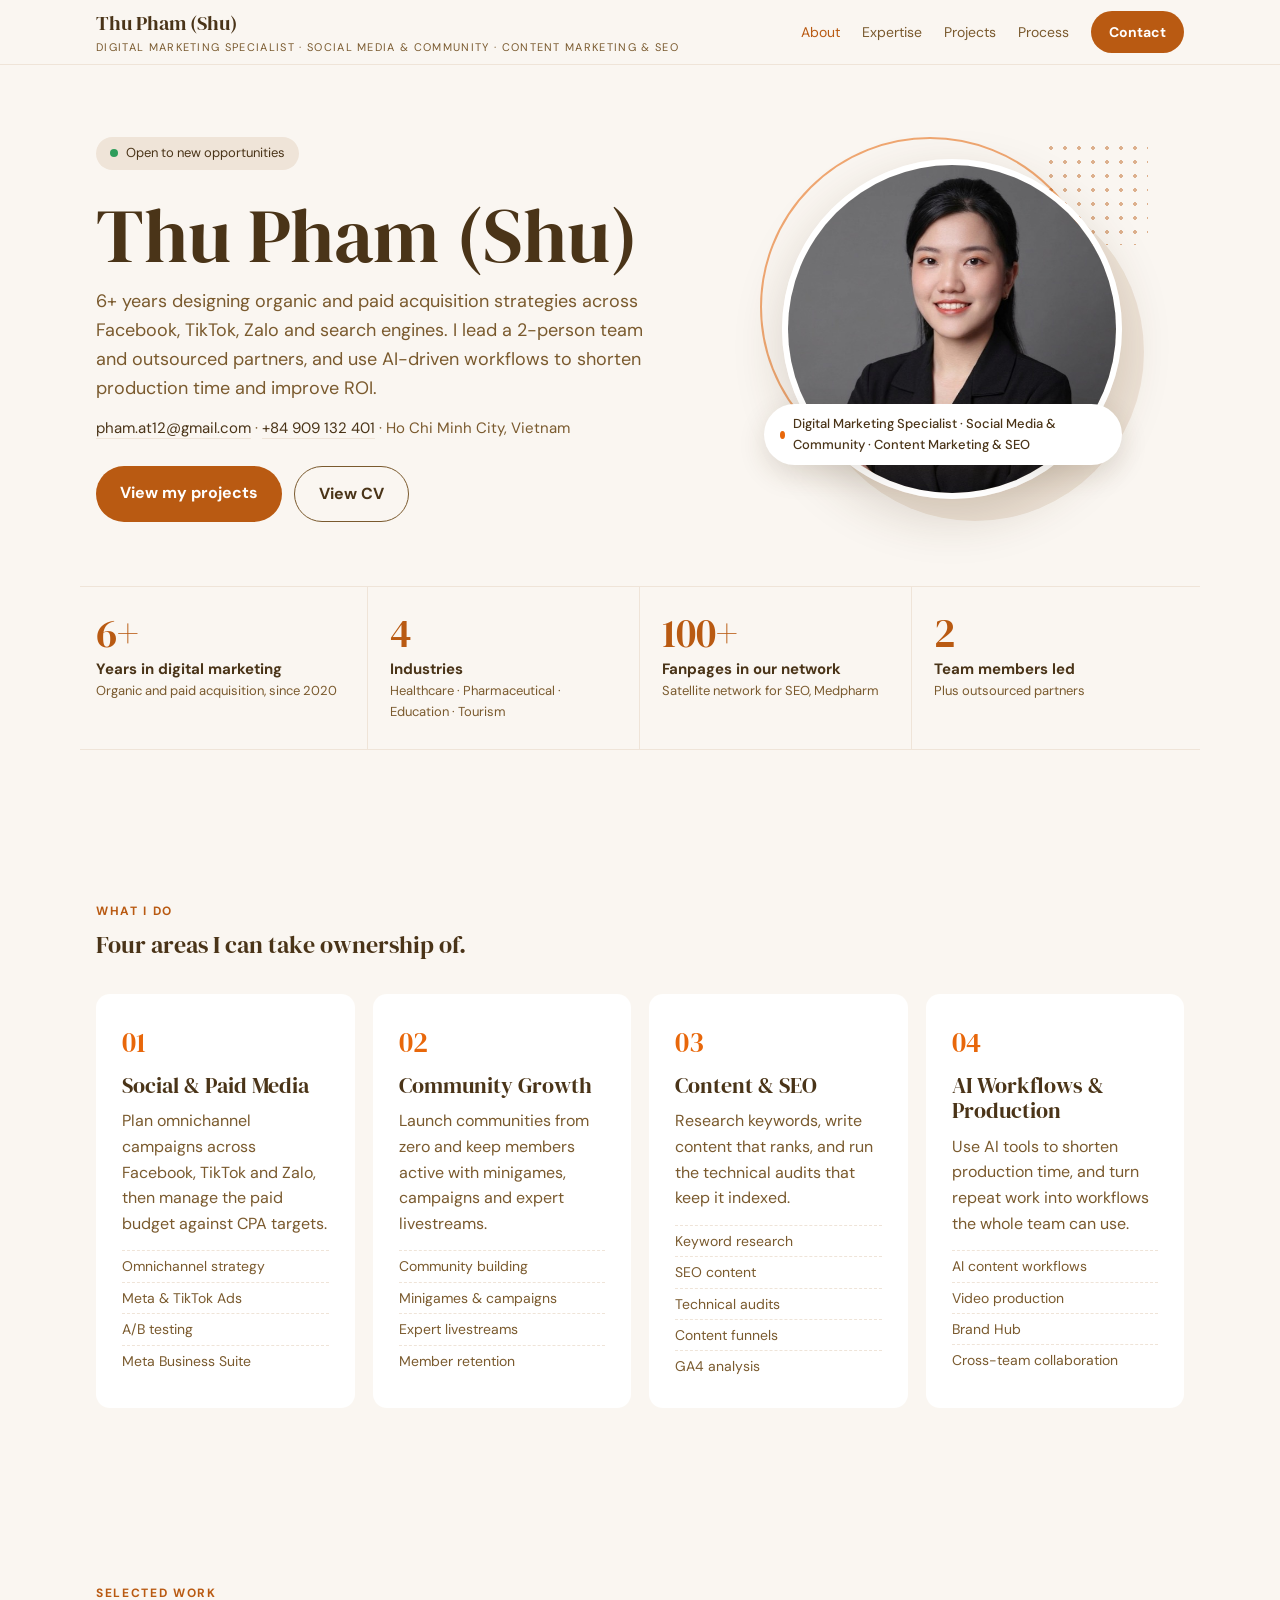
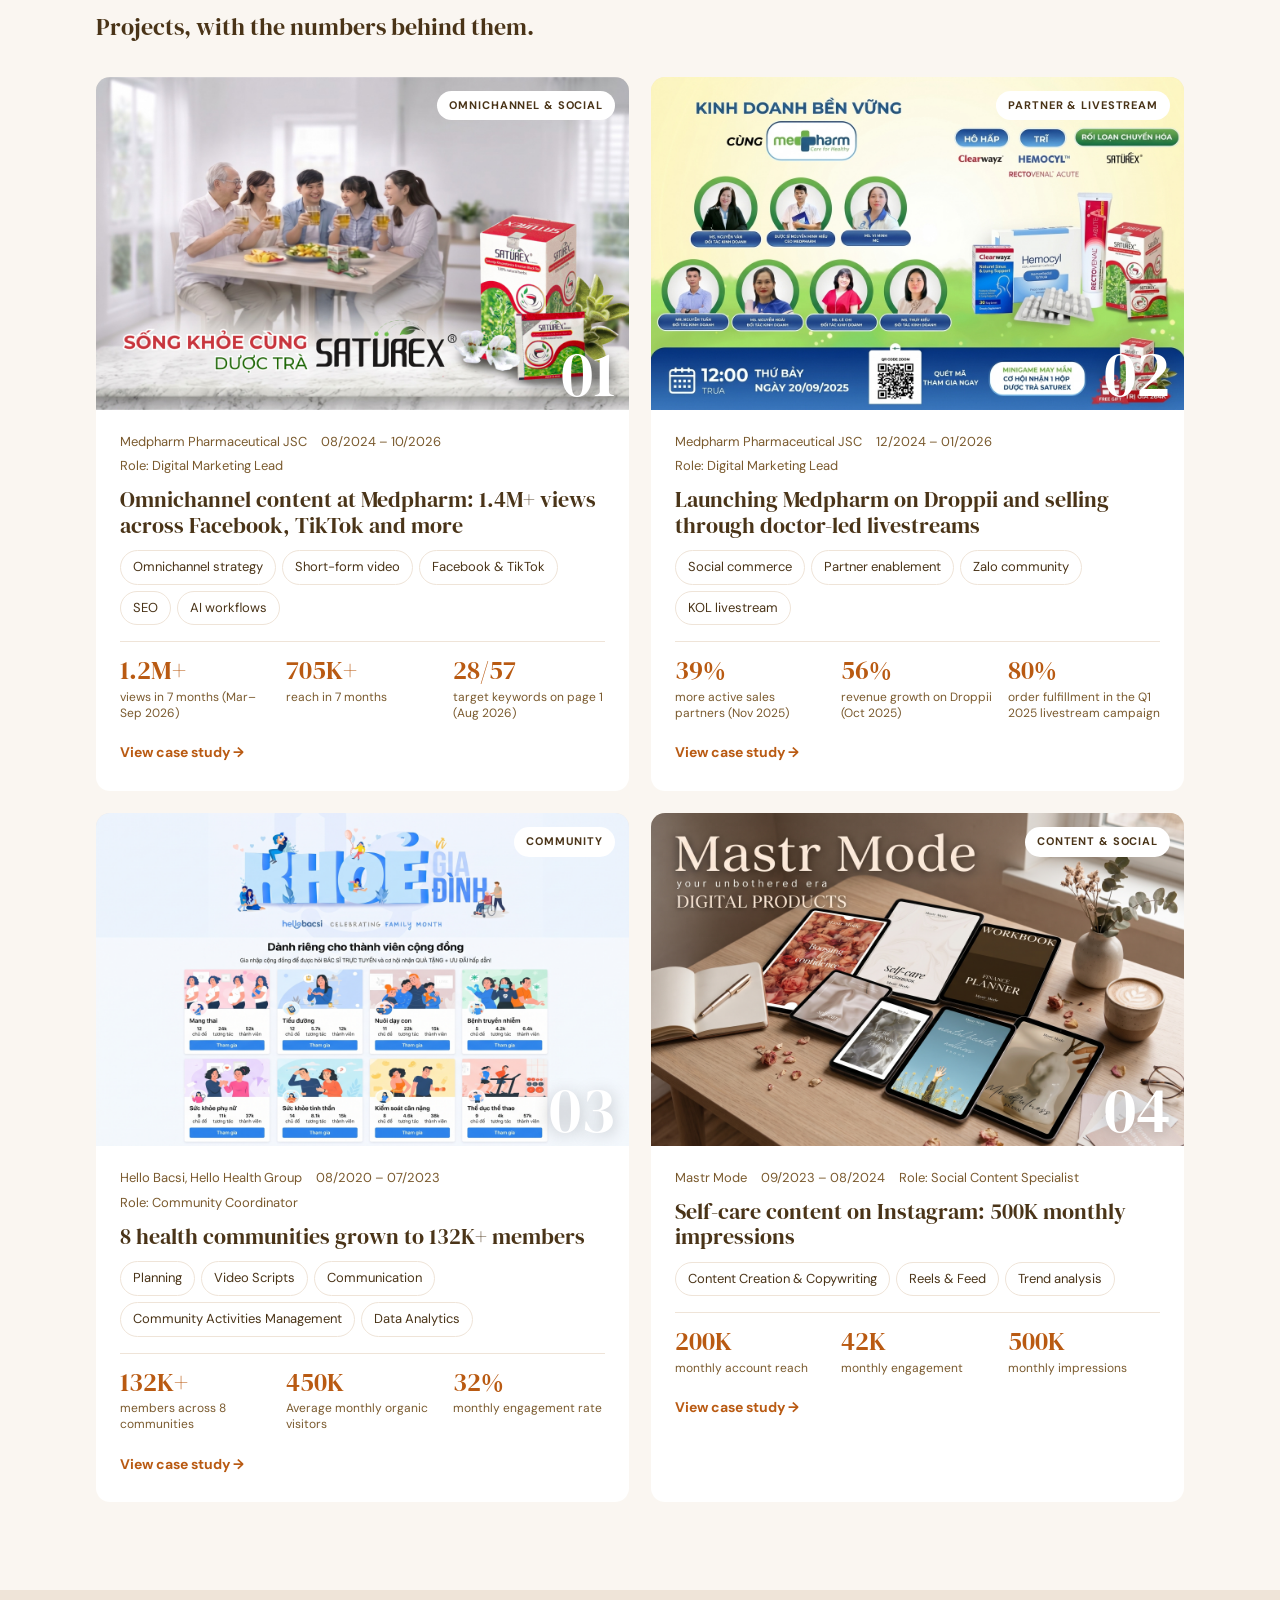
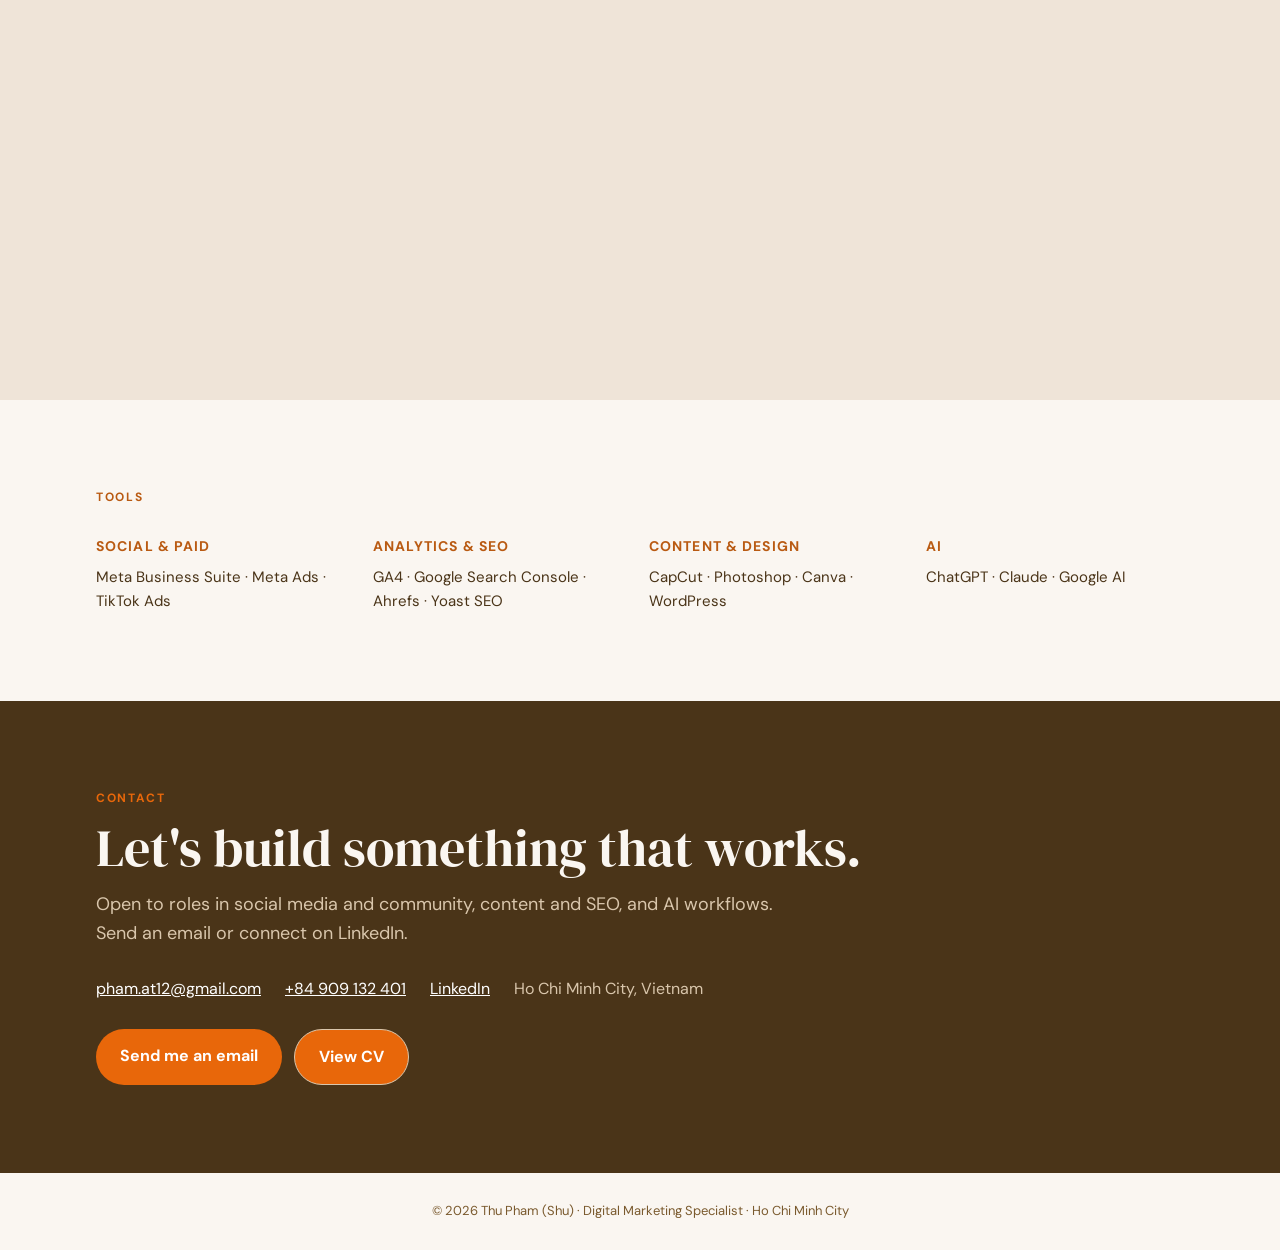
<file: index.html>
<!doctype html>
<html lang="en">
<head>
  <meta charset="utf-8">
  <meta name="viewport" content="width=device-width, initial-scale=1">
  <title>Thu Pham (Shu) · Digital Marketing Specialist · Social Media & Community · SEO</title>
  <meta name="description" content="Thu Pham (Shu), Digital Marketing Specialist in Ho Chi Minh City. Community growth, social media and paid campaigns, content and SEO, and AI workflows. 130K+ community members, 1.4M+ views.">
  <meta name="theme-color" content="#4a3418">
  <link rel="canonical" href="https://thupham-portfolio.pages.dev/">
  <meta property="og:title" content="Thu Pham (Shu) · Digital Marketing Specialist">
  <meta property="og:description" content="Community growth, social media, content & SEO, and AI workflows.">
  <meta property="og:type" content="website">
  <meta property="og:url" content="https://thupham-portfolio.pages.dev/">
  <meta property="og:image" content="https://thupham-portfolio.pages.dev/assets/img/og-cover.jpg">
  <meta property="og:image:width" content="1200">
  <meta property="og:image:height" content="630">
  <meta property="og:image:alt" content="Thu Pham (Shu), Digital Marketing Specialist: portfolio home page">
  <meta name="twitter:card" content="summary_large_image">
  <meta name="twitter:image" content="https://thupham-portfolio.pages.dev/assets/img/og-cover.jpg">
  <link rel="preconnect" href="https://fonts.googleapis.com">
  <link rel="preconnect" href="https://fonts.gstatic.com" crossorigin>
  <link href="https://fonts.googleapis.com/css2?family=DM+Sans:wght@400;500;700&family=DM+Serif+Display&display=swap" rel="stylesheet">
  <link rel="stylesheet" href="assets/css/style.css?v=402">
  <script>document.documentElement.classList.add('js');</script>
  <script type="application/ld+json">
  {
    "@context": "https://schema.org",
    "@type": "Person",
    "name": "Thu Pham (Shu)",
    "jobTitle": "Digital Marketing Specialist",
    "url": "https://thupham-portfolio.pages.dev/",
    "email": "mailto:pham.at12@gmail.com",
    "sameAs": ["https://www.linkedin.com/in/thu-pham-1020"],
    "address": { "@type": "PostalAddress", "addressLocality": "Ho Chi Minh City", "addressCountry": "VN" }
  }
  </script>
</head>
<body>

<header class="nav" id="top">
  <div class="wrap nav-in">
    <a class="brand" href="#top">Thu Pham (Shu)<small>Digital Marketing Specialist · Social Media &amp; Community · Content Marketing &amp; SEO</small></a>
    <nav class="nav-links" aria-label="Main">
      <a href="#about">About</a>
      <a href="#expertise">Expertise</a>
      <a href="#work">Projects</a>
      <a href="#process">Process</a>
      <a class="btn" href="#contact">Contact</a>
    </nav>
  </div>
  <div class="progress" id="progress"></div>
</header>

<main>
  <!-- HERO -->
  <section class="hero" id="about">
    <div class="wrap hero-grid">
      <div class="hero-text">
        <span class="badge">Open to new opportunities</span>
        <h1>Thu Pham (Shu)</h1>
        <p class="lead" id="hero-intro"></p>
        <p class="hero-contact" id="hero-contact"></p>
        <div class="actions">
          <a class="btn" href="#work">View my projects</a>
          <a class="btn ghost" id="cv-link" href="cv.html">View CV</a>
        </div>
      </div>
      <figure class="hero-photo">
        <span class="deco deco-blob" aria-hidden="true"></span>
        <span class="deco deco-ring" aria-hidden="true"></span>
        <span class="deco deco-dots" aria-hidden="true"></span>
        <img src="assets/img/portrait.jpg" alt="Portrait of Thu Pham (Shu)" width="598" height="800">
        <span class="float-tag"><i aria-hidden="true"></i>Digital Marketing Specialist · Social Media &amp; Community · Content Marketing &amp; SEO</span>
      </figure>
    </div>
    <div class="wrap stats-row" id="hero-stats" aria-label="Key numbers"></div>
  </section>

  <!-- EXPERTISE -->
  <section id="expertise">
    <div class="wrap">
      <p class="eyebrow reveal">What I do</p>
      <h2 class="reveal">Four areas I can take ownership of.</h2>
      <div class="grid-4" id="expertise-grid"></div>
    </div>
  </section>

  <!-- WORK -->
  <section id="work">
    <div class="wrap">
      <p class="eyebrow reveal">Selected work</p>
      <h2 class="reveal">Projects, with the numbers behind them.</h2>
      <div class="work-grid" id="work-grid"></div>
    </div>
  </section>

  <!-- PROCESS -->
  <section id="process" class="bg-beige">
    <div class="wrap">
      <p class="eyebrow reveal">How I work</p>
      <h2 class="reveal">From a business problem to a measurable result.</h2>
      <div class="steps">
        <div class="step reveal"><div class="n">01</div><h3>Research</h3><p class="muted">Audience, competitors and the channels they already use.</p></div>
        <div class="step reveal"><div class="n">02</div><h3>Plan</h3><p class="muted">One idea and one set of KPIs, spread across the right channels.</p></div>
        <div class="step reveal"><div class="n">03</div><h3>Execute</h3><p class="muted">Content, partners and budget run on one timeline with clear owners.</p></div>
        <div class="step reveal"><div class="n">04</div><h3>Measure</h3><p class="muted">Track real orders and sign-ups, then change what is not working.</p></div>
      </div>
    </div>
  </section>

  <!-- TOOLS -->
  <section>
    <div class="wrap">
      <p class="eyebrow reveal">Tools</p>
      <div class="tools" id="tools"></div>
    </div>
  </section>

  <!-- CONTACT -->
  <section id="contact" class="contact">
    <div class="wrap">
      <p class="eyebrow" style="color:#e8670a">Contact</p>
      <h2>Let's build something that works.</h2>
      <p class="muted lead">Open to roles in social media and community, content and SEO, and AI workflows. Send an email or connect on LinkedIn.</p>
      <div class="contact-links">
        <a href="mailto:pham.at12@gmail.com">pham.at12@gmail.com</a>
        <a href="tel:+84909132401" id="contact-phone">+84 909 132 401</a>
        <a href="https://www.linkedin.com/in/thu-pham-1020" target="_blank" rel="noopener">LinkedIn</a>
        <span class="muted">Ho Chi Minh City, Vietnam</span>
      </div>
      <div style="margin-top:28px;display:flex;gap:12px;flex-wrap:wrap">
        <a class="btn" href="mailto:pham.at12@gmail.com">Send me an email</a>
        <a class="btn ghost" style="color:#fff;border-color:#d9c6ac" href="cv.html">View CV</a>
      </div>
    </div>
  </section>
</main>

<footer>
  <div class="wrap">© 2026 Thu Pham (Shu) · Digital Marketing Specialist · Ho Chi Minh City</div>
</footer>

<script src="assets/js/data.js?v=404"></script>
<script src="assets/js/app.js?v=401"></script>
</body>
</html>
</file>
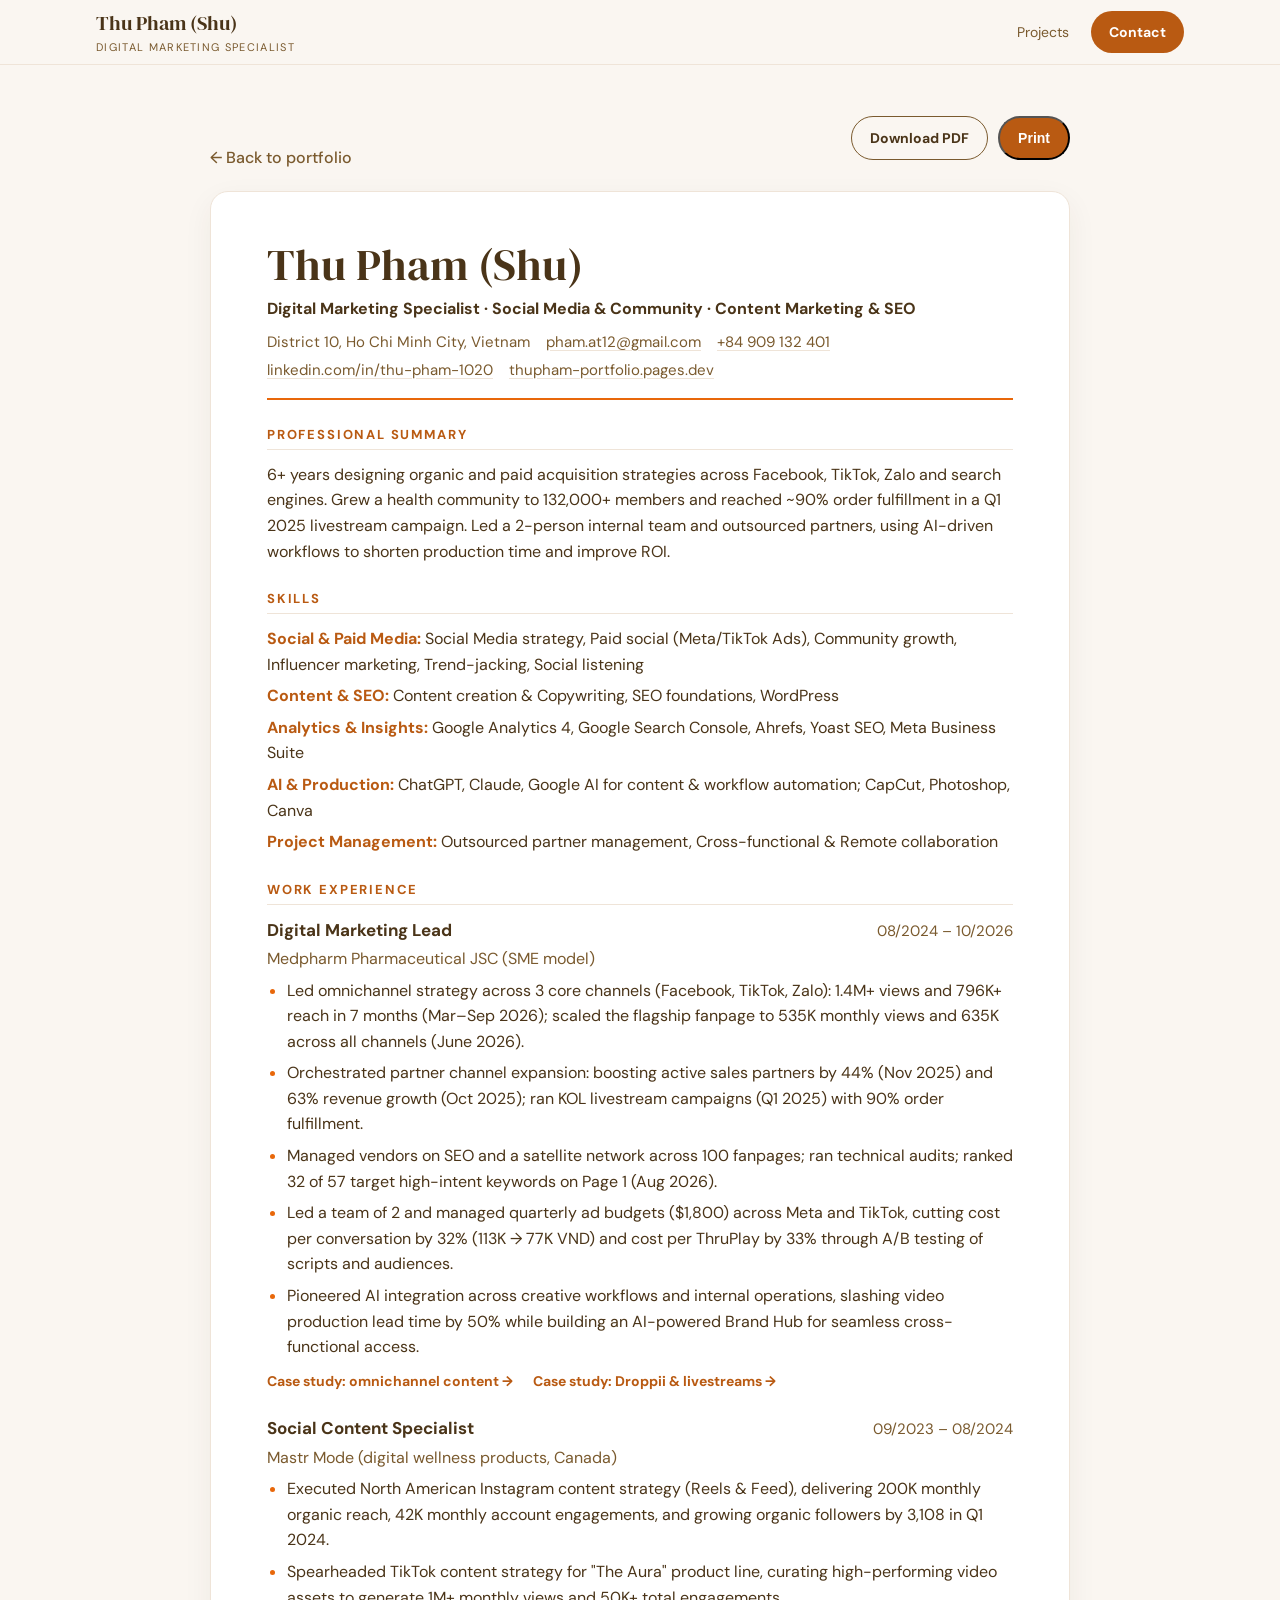
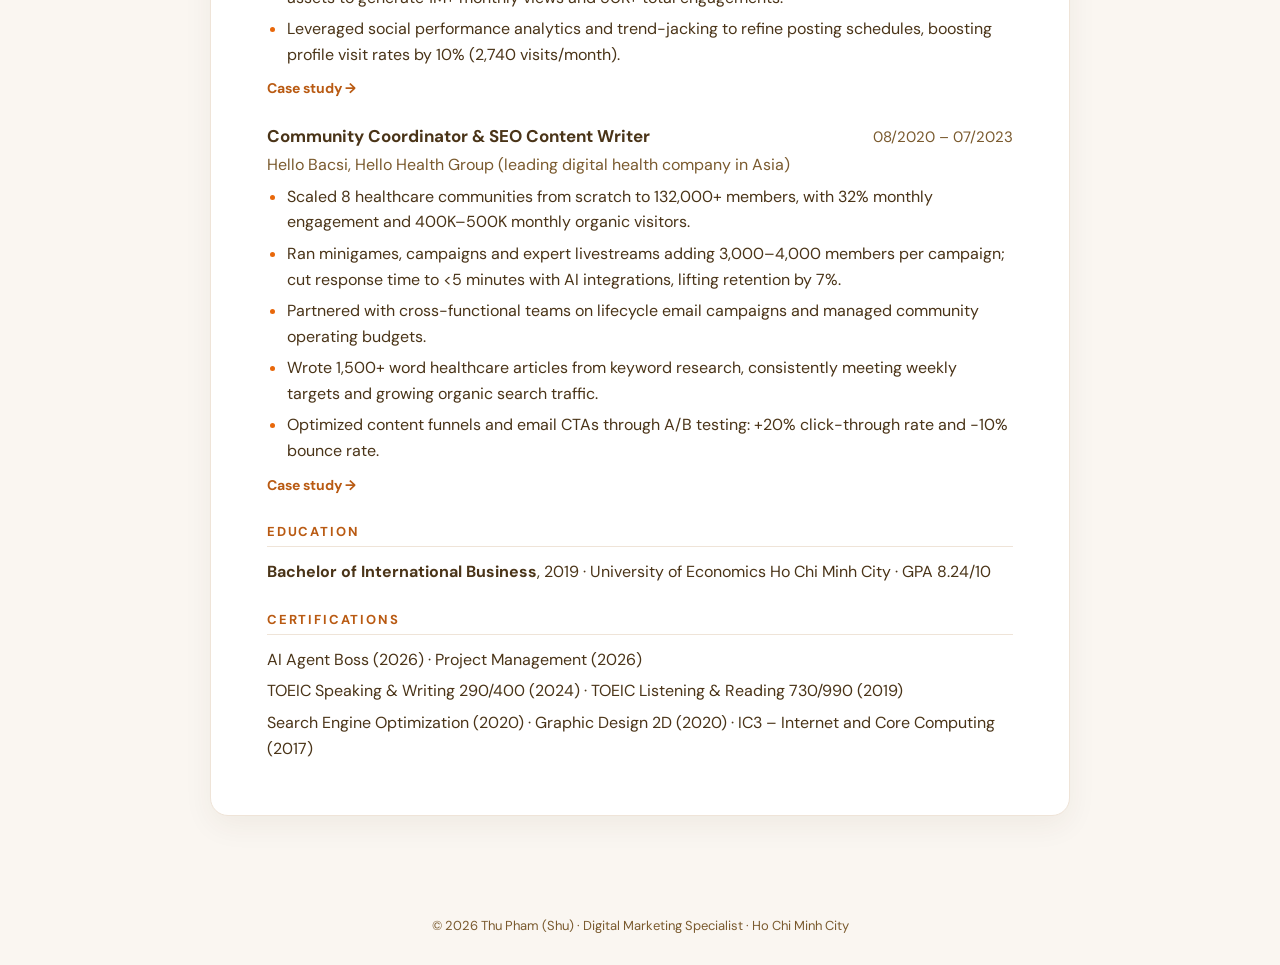
<file: cv.html>
<!doctype html>
<html lang="en">
<head>
  <meta charset="utf-8">
  <meta name="viewport" content="width=device-width, initial-scale=1">
  <title>CV · Thu Pham (Shu)</title>
  <meta name="description" content="CV of Thu Pham (Shu), Digital Marketing Specialist in Ho Chi Minh City: social media and community, paid social, content marketing and SEO.">
  <meta name="theme-color" content="#4a3418">
  <meta property="og:title" content="CV · Thu Pham (Shu)">
  <meta property="og:type" content="website">
  <meta property="og:image" content="https://thupham-portfolio.pages.dev/assets/img/og-cover.jpg">
  <meta property="og:image:width" content="1200">
  <meta property="og:image:height" content="630">
  <meta name="twitter:card" content="summary_large_image">
  <link rel="canonical" href="https://thupham-portfolio.pages.dev/cv.html">
  <link rel="preconnect" href="https://fonts.googleapis.com">
  <link rel="preconnect" href="https://fonts.gstatic.com" crossorigin>
  <link href="https://fonts.googleapis.com/css2?family=DM+Sans:wght@400;500;700&family=DM+Serif+Display&display=swap" rel="stylesheet">
  <link rel="stylesheet" href="assets/css/style.css?v=213">
  <style>
    .cv-page { padding-top: 40px; padding-bottom: 72px; }
    .cv-bar { display: flex; flex-wrap: wrap; align-items: center; justify-content: space-between; gap: 12px; max-width: 860px; margin: 0 auto 20px; }
    .cv-bar .back { color: var(--brown-soft); text-decoration: none; font-weight: 500; }
    .cv-bar .back:hover { color: var(--orange-deep); }
    .cv-bar .acts { display: flex; gap: 10px; flex-wrap: wrap; }
    .cv-bar .btn { padding: 10px 18px; font-size: 14px; }
    .cv-sheet { max-width: 860px; margin: 0 auto; background: var(--white); border: 1px solid var(--beige); border-radius: 18px; padding: 48px 56px; box-shadow: 0 10px 30px rgba(74, 52, 24, 0.06); }
    .cv-head { border-bottom: 2px solid var(--orange); padding-bottom: 16px; margin-bottom: 8px; }
    .cv-head h1 { font-size: clamp(32px, 5vw, 44px); margin: 0 0 6px; }
    .cv-role { font-weight: 700; margin: 0 0 8px; }
    .cv-contact { display: flex; flex-wrap: wrap; gap: 4px 16px; color: var(--brown-soft); font-size: 15px; margin: 0; padding: 0; list-style: none; }
    .cv-contact a { color: inherit; text-decoration: underline; text-decoration-color: var(--beige); text-underline-offset: 3px; }
    .cv-contact a:hover { color: var(--orange-deep); }
    .cv-sec { margin-top: 28px; padding: 0; }
    .cv-sec h2 { font-family: "DM Sans", sans-serif; font-size: 13px; font-weight: 700; letter-spacing: 0.14em; text-transform: uppercase; color: var(--orange-deep); border-bottom: 1px solid var(--beige); padding-bottom: 6px; margin: 0 0 12px; }
    .cv-sec p { margin: 0 0 6px; }
    .cv-skills p { margin: 0 0 6px; }
    .cv-skills b { color: var(--orange-deep); }
    .cv-job { margin-top: 22px; }
    .cv-job:first-of-type { margin-top: 4px; }
    .cv-job-top { display: flex; justify-content: space-between; align-items: baseline; gap: 6px 16px; flex-wrap: wrap; }
    .cv-job-title { font-weight: 700; font-size: 17px; }
    .cv-date { color: var(--brown-soft); white-space: nowrap; font-size: 15px; }
    .cv-org { color: var(--brown-soft); margin: 2px 0 6px; }
    .cv-job ul { margin: 6px 0 0; padding-left: 20px; }
    .cv-job li { margin-bottom: 6px; }
    .cv-job li::marker { color: var(--orange); }
    .cv-case { display: inline-block; margin-top: 4px; font-size: 14px; font-weight: 700; color: var(--orange-deep); text-decoration: none; }
    .cv-case:hover { text-decoration: underline; }
    .cv-case + .cv-case { margin-left: 16px; }
    @media (max-width: 640px) {
      .cv-page { padding-top: 24px; padding-bottom: 48px; }
      .cv-sheet { padding: 28px 20px; border-radius: 14px; }
      .cv-contact { font-size: 14px; }
    }
    @media print {
      @page { size: A4; margin: 12mm; }
      .nav, .cv-bar, footer, .cv-case { display: none !important; }
      body { background: #fff; color: #2b2116; font-size: 10.5pt; }
      .cv-page { padding: 0; }
      .cv-sheet { border: 0; box-shadow: none; padding: 0; max-width: none; background: #fff; }
      .cv-sec { margin-top: 14px; break-inside: avoid-page; }
      .cv-job { break-inside: avoid; }
    }
  </style>
</head>
<body>

<header class="nav">
  <div class="wrap nav-in">
    <a class="brand" href="index.html#top">Thu Pham (Shu)<small>Digital Marketing Specialist</small></a>
    <nav class="nav-links" aria-label="Main">
      <a href="index.html#work">Projects</a>
      <a class="btn" href="index.html#contact">Contact</a>
    </nav>
  </div>
</header>

<main class="wrap cv-page">
  <div class="cv-bar">
    <a class="back" href="index.html">← Back to portfolio</a>
    <div class="acts">
      <a class="btn ghost" href="assets/cv/CV_Thu_Pham_A4.pdf" download>Download PDF</a>
      <button class="btn" type="button" onclick="window.print()">Print</button>
    </div>
  </div>

  <article class="cv-sheet">
    <header class="cv-head">
      <h1>Thu Pham (Shu)</h1>
      <p class="cv-role">Digital Marketing Specialist · Social Media &amp; Community · Content Marketing &amp; SEO</p>
      <ul class="cv-contact">
        <li>District 10, Ho Chi Minh City, Vietnam</li>
        <li><a href="mailto:pham.at12@gmail.com">pham.at12@gmail.com</a></li>
        <li><a href="tel:+84909132401">+84 909 132 401</a></li>
        <li><a href="https://www.linkedin.com/in/thu-pham-1020" target="_blank" rel="noopener">linkedin.com/in/thu-pham-1020</a></li>
        <li><a href="https://thupham-portfolio.pages.dev">thupham-portfolio.pages.dev</a></li>
      </ul>
    </header>

    <section class="cv-sec">
      <h2>Professional Summary</h2>
      <p>6+ years designing organic and paid acquisition strategies across Facebook, TikTok, Zalo and search engines. Grew a health community to 132,000+ members and reached ~90% order fulfillment in a Q1 2025 livestream campaign. Led a 2-person internal team and outsourced partners, using AI-driven workflows to shorten production time and improve ROI.</p>
    </section>

    <section class="cv-sec cv-skills">
      <h2>Skills</h2>
      <p><b>Social &amp; Paid Media:</b> Social Media strategy, Paid social (Meta/TikTok Ads), Community growth, Influencer marketing, Trend-jacking, Social listening</p>
      <p><b>Content &amp; SEO:</b> Content creation &amp; Copywriting, SEO foundations, WordPress</p>
      <p><b>Analytics &amp; Insights:</b> Google Analytics 4, Google Search Console, Ahrefs, Yoast SEO, Meta Business Suite</p>
      <p><b>AI &amp; Production:</b> ChatGPT, Claude, Google AI for content &amp; workflow automation; CapCut, Photoshop, Canva</p>
      <p><b>Project Management:</b> Outsourced partner management, Cross-functional &amp; Remote collaboration</p>
    </section>

    <section class="cv-sec">
      <h2>Work Experience</h2>

      <div class="cv-job">
        <div class="cv-job-top">
          <span class="cv-job-title">Digital Marketing Lead</span>
          <span class="cv-date">08/2024 – 10/2026</span>
        </div>
        <div class="cv-org">Medpharm Pharmaceutical JSC (SME model)</div>
        <ul>
          <li>Led omnichannel strategy across 3 core channels (Facebook, TikTok, Zalo): 1.4M+ views and 796K+ reach in 7 months (Mar–Sep 2026); scaled the flagship fanpage to 535K monthly views and 635K across all channels (June 2026).</li>
          <li>Orchestrated partner channel expansion: boosting active sales partners by 44% (Nov 2025) and 63% revenue growth (Oct 2025); ran KOL livestream campaigns (Q1 2025) with 90% order fulfillment.</li>
          <li>Managed vendors on SEO and a satellite network across 100 fanpages; ran technical audits; ranked 32 of 57 target high-intent keywords on Page 1 (Aug 2026).</li>
          <li>Led a team of 2 and managed quarterly ad budgets ($1,800) across Meta and TikTok, cutting cost per conversation by 32% (113K → 77K VND) and cost per ThruPlay by 33% through A/B testing of scripts and audiences.</li>
          <li>Pioneered AI integration across creative workflows and internal operations, slashing video production lead time by 50% while building an AI-powered Brand Hub for seamless cross-functional access.</li>
        </ul>
        <a class="cv-case" href="project.html?id=medpharm-social">Case study: omnichannel content →</a>
        <a class="cv-case" href="project.html?id=partner-livestream">Case study: Droppii &amp; livestreams →</a>
      </div>

      <div class="cv-job">
        <div class="cv-job-top">
          <span class="cv-job-title">Social Content Specialist</span>
          <span class="cv-date">09/2023 – 08/2024</span>
        </div>
        <div class="cv-org">Mastr Mode (digital wellness products, Canada)</div>
        <ul>
          <li>Executed North American Instagram content strategy (Reels &amp; Feed), delivering 200K monthly organic reach, 42K monthly account engagements, and growing organic followers by 3,108 in Q1 2024.</li>
          <li>Spearheaded TikTok content strategy for "The Aura" product line, curating high-performing video assets to generate 1M+ monthly views and 50K+ total engagements.</li>
          <li>Leveraged social performance analytics and trend-jacking to refine posting schedules, boosting profile visit rates by 10% (2,740 visits/month).</li>
        </ul>
        <a class="cv-case" href="project.html?id=mastr-mode">Case study →</a>
      </div>

      <div class="cv-job">
        <div class="cv-job-top">
          <span class="cv-job-title">Community Coordinator &amp; SEO Content Writer</span>
          <span class="cv-date">08/2020 – 07/2023</span>
        </div>
        <div class="cv-org">Hello Bacsi, Hello Health Group (leading digital health company in Asia)</div>
        <ul>
          <li>Scaled 8 healthcare communities from scratch to 132,000+ members, with 32% monthly engagement and 400K–500K monthly organic visitors.</li>
          <li>Ran minigames, campaigns and expert livestreams adding 3,000–4,000 members per campaign; cut response time to &lt;5 minutes with AI integrations, lifting retention by 7%.</li>
          <li>Partnered with cross-functional teams on lifecycle email campaigns and managed community operating budgets.</li>
          <li>Wrote 1,500+ word healthcare articles from keyword research, consistently meeting weekly targets and growing organic search traffic.</li>
          <li>Optimized content funnels and email CTAs through A/B testing: +20% click-through rate and −10% bounce rate.</li>
        </ul>
        <a class="cv-case" href="project.html?id=hello-bacsi">Case study →</a>
      </div>
    </section>

    <section class="cv-sec">
      <h2>Education</h2>
      <p><b>Bachelor of International Business</b>, 2019 · University of Economics Ho Chi Minh City · GPA 8.24/10</p>
    </section>

    <section class="cv-sec">
      <h2>Certifications</h2>
      <p>AI Agent Boss (2026) · Project Management (2026)</p>
      <p>TOEIC Speaking &amp; Writing 290/400 (2024) · TOEIC Listening &amp; Reading 730/990 (2019)</p>
      <p>Search Engine Optimization (2020) · Graphic Design 2D (2020) · IC3 – Internet and Core Computing (2017)</p>
    </section>
  </article>
</main>

<footer>
  <div class="wrap">© 2026 Thu Pham (Shu) · Digital Marketing Specialist · Ho Chi Minh City</div>
</footer>

</body>
</html>
</file>
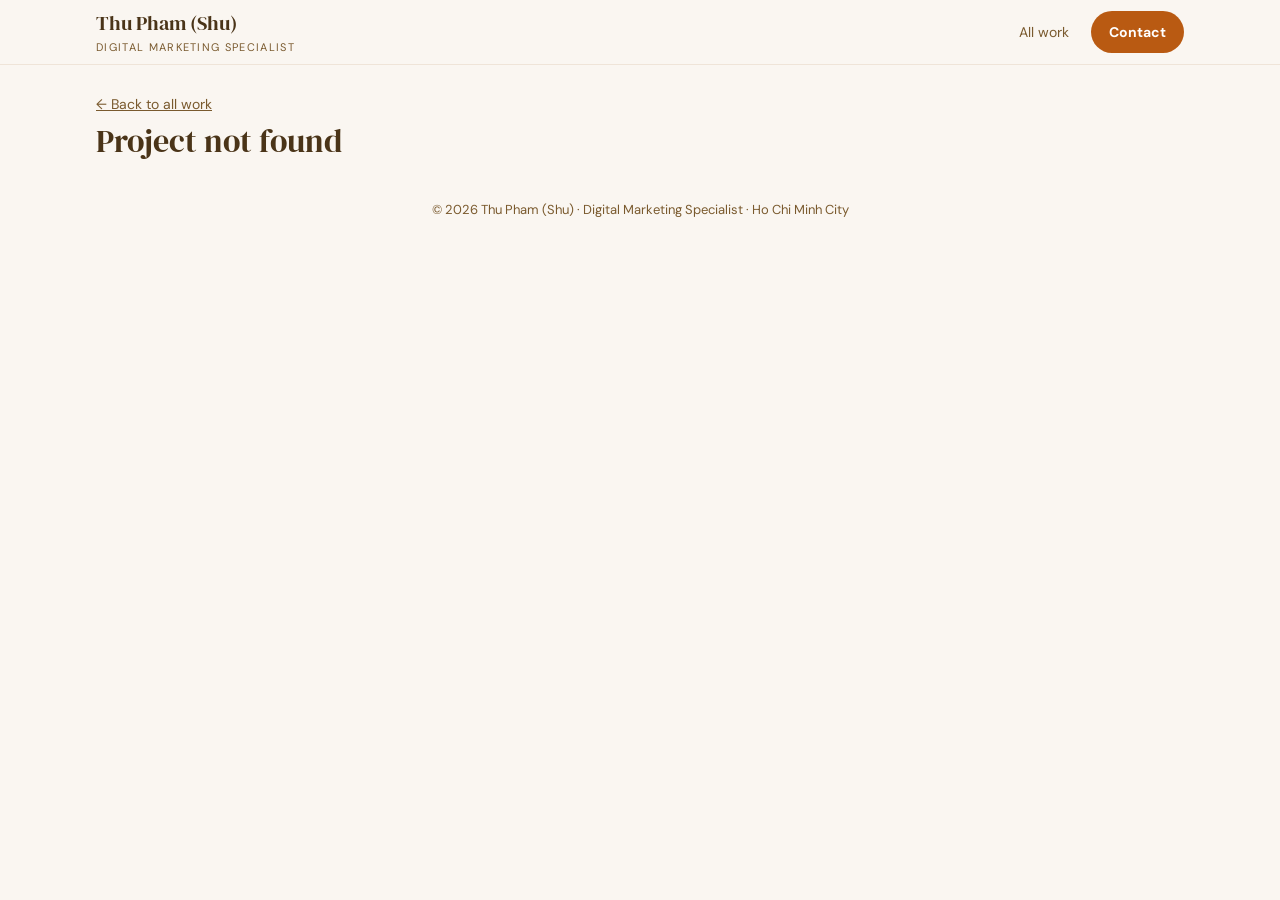
<file: project.html>
<!doctype html>
<html lang="en">
<head>
  <meta charset="utf-8">
  <meta name="viewport" content="width=device-width, initial-scale=1">
  <title>Project · Thu Pham (Shu)</title>
  <meta name="description" content="Case study by Thu Pham (Shu), Digital Marketing Specialist.">
  <meta name="theme-color" content="#4a3418">
  <meta property="og:title" content="Project · Thu Pham (Shu)">
  <meta property="og:type" content="website">
  <meta property="og:image" content="https://thupham-portfolio.pages.dev/assets/img/og-cover.jpg">
  <meta property="og:image:width" content="1200">
  <meta property="og:image:height" content="630">
  <meta name="twitter:card" content="summary_large_image">
  <link rel="preconnect" href="https://fonts.googleapis.com">
  <link rel="preconnect" href="https://fonts.gstatic.com" crossorigin>
  <link href="https://fonts.googleapis.com/css2?family=DM+Sans:wght@400;500;700&family=DM+Serif+Display&display=swap" rel="stylesheet">
  <link rel="stylesheet" href="assets/css/style.css?v=402">
  <script>document.documentElement.classList.add('js');</script>
</head>
<body>

<header class="nav">
  <div class="wrap nav-in">
    <a class="brand" href="index.html#top">Thu Pham (Shu)<small>Digital Marketing Specialist</small></a>
    <nav class="nav-links" aria-label="Main">
      <a href="index.html#work">All work</a>
      <a class="btn" href="index.html#contact">Contact</a>
    </nav>
  </div>
</header>

<main class="wrap" id="project"></main>

<footer>
  <div class="wrap">© 2026 Thu Pham (Shu) · Digital Marketing Specialist · Ho Chi Minh City</div>
</footer>

<script src="assets/js/data.js?v=404"></script>
<script src="assets/js/app.js?v=401"></script>
</body>
</html>
</file>
<file: assets/css/style.css>
/* Draft – tokens taken from the current site (index.html) */
:root {
  --brown: #4a3418;
  --brown-soft: #7a5a2e;
  --orange: #e8670a;
  --orange-deep: #b95a12;
  --beige: #efe4d8;
  --bg: #faf6f1;
  --white: #ffffff;
  --radius: 14px;
  --ease: cubic-bezier(0.22, 1, 0.36, 1);
}
@media (prefers-color-scheme: dark) {
  :root:not([data-theme="light"]) { --brown: #f3e9dc; --brown-soft: #d9c6ac; --bg: #1f160b; --beige: #3a2c18; --white: #2a1f10; }
}
:root[data-theme="dark"] { --brown: #f3e9dc; --brown-soft: #d9c6ac; --bg: #1f160b; --beige: #3a2c18; --white: #2a1f10; }

* { box-sizing: border-box; }
html { scroll-behavior: smooth; }
body { margin: 0; background: var(--bg); color: var(--brown); font-family: "DM Sans", system-ui, -apple-system, sans-serif; line-height: 1.6; }
img { max-width: 100%; height: auto; display: block; }
a { color: inherit; }
h1, h2, h3 { font-family: "DM Serif Display", serif; font-weight: 400; line-height: 1.15; margin: 0 0 12px; }
p { margin: 0 0 14px; }
.wrap { max-width: 1120px; margin: 0 auto; padding: 0 16px; }
section { padding: 88px 0; }
.eyebrow { font-size: 12px; letter-spacing: 0.14em; text-transform: uppercase; color: var(--orange-deep); font-weight: 700; margin-bottom: 10px; }
.lead { font-size: 18px; color: var(--brown-soft); max-width: 680px; }
.muted { color: var(--brown-soft); }

/* Buttons */
.btn { display: inline-block; padding: 14px 24px; border-radius: 999px; font-weight: 700; text-decoration: none; background: var(--orange-deep); color: #fff; transition: transform 0.3s var(--ease), background 0.3s; }
.btn:hover { transform: translateY(-2px); background: var(--orange); }
.btn.ghost { background: transparent; color: var(--brown); border: 1.5px solid var(--brown-soft); }
.btn.ghost:hover { background: var(--beige); }

/* Nav */
.nav { position: sticky; top: 0; z-index: 20; background: color-mix(in srgb, var(--bg) 92%, transparent); backdrop-filter: blur(8px); border-bottom: 1px solid var(--beige); }
.nav-in { display: flex; align-items: center; justify-content: space-between; height: 64px; }
.brand { font-family: "DM Serif Display", serif; font-size: 20px; text-decoration: none; }
.brand small { display: block; font-family: "DM Sans", sans-serif; font-size: 11px; letter-spacing: 0.12em; text-transform: uppercase; color: var(--brown-soft); }
.nav-links { display: flex; gap: 22px; align-items: center; }
.nav-links a { text-decoration: none; font-size: 14px; color: var(--brown-soft); }
.nav-links a:hover, .nav-links a.active { color: var(--orange-deep); }
.nav-links a.btn, .nav-links a.btn:hover { color: #fff; padding: 10px 18px; }
.progress { position: absolute; left: 0; bottom: -1px; height: 2px; width: 100%; background: var(--orange); transform-origin: 0 50%; transform: scaleX(0); }

/* Hero */
.hero { padding: 72px 0 64px; }
.hero-grid { display: grid; gap: 56px; align-items: center; grid-template-columns: 1.1fr 0.9fr; }
.hero-photo { position: relative; width: min(340px, 100%); aspect-ratio: 1; margin: 0 auto; justify-self: center; }
.hero-photo img { position: relative; z-index: 1; width: 100%; height: 100%; object-fit: cover; object-position: 50% 20%; border-radius: 50%; border: 6px solid var(--white); box-shadow: 0 18px 50px rgba(74, 52, 24, 0.18); }
.deco { position: absolute; z-index: 0; pointer-events: none; }
.deco-blob { inset: 24px -22px -22px 24px; border-radius: 50%; background: var(--beige); }
.deco-ring { inset: -22px 22px 22px -22px; border: 2px solid var(--orange); border-radius: 50%; opacity: 0.55; }
.deco-dots { width: 104px; height: 104px; right: -26px; top: -18px; background-image: radial-gradient(var(--orange-deep) 1.6px, transparent 1.6px); background-size: 14px 14px; opacity: 0.45; }
.float-tag { position: absolute; z-index: 2; left: -18px; bottom: 34px; display: inline-flex; align-items: center; gap: 8px; background: var(--white); color: var(--brown); font-size: 13px; font-weight: 500; padding: 10px 16px; border-radius: 999px; box-shadow: 0 10px 28px rgba(74, 52, 24, 0.14); }
.float-tag i { width: 8px; height: 8px; border-radius: 50%; background: var(--orange); }
.stats-row { display: grid; grid-template-columns: repeat(4, 1fr); margin-top: 64px; border-top: 1px solid var(--beige); border-bottom: 1px solid var(--beige); }
.stats-row .stat { padding: 26px 22px; border-right: 1px solid var(--beige); }
.stats-row .stat:first-child { padding-left: 0; }
.stats-row .stat:last-child { border-right: 0; }
.stats-row .num { font-size: 40px; }
.badge { display: inline-flex; align-items: center; gap: 8px; font-size: 13px; padding: 6px 14px; border-radius: 999px; background: var(--beige); color: var(--brown); margin-bottom: 22px; }
.badge::before { content: ""; width: 8px; height: 8px; border-radius: 50%; background: #2e9d5b; }
.hero h1 { font-size: clamp(44px, 7vw, 76px); margin-bottom: 8px; }
.hero .title { font-size: 15px; color: var(--orange-deep); font-weight: 600; margin-bottom: 18px; }
.hero .headline { font-family: "DM Serif Display", serif; font-size: clamp(24px, 3vw, 32px); line-height: 1.25; margin-bottom: 16px; }
.hero .hero-contact { font-size: 15px; color: var(--brown-soft); margin: 0 0 4px; }
.hero .hero-contact a { color: var(--brown); text-decoration: none; border-bottom: 1px solid var(--beige); }
.hero .actions { display: flex; flex-wrap: wrap; gap: 12px; margin-top: 26px; }
.hero-card { background: var(--white); border-radius: var(--radius); padding: 28px; box-shadow: 0 10px 40px rgba(74, 52, 24, 0.08); }
.hero-card .stat { padding: 16px 0; border-bottom: 1px solid var(--beige); }
.hero-card .stat:last-child { border-bottom: 0; }
.stat .num { font-family: "DM Serif Display", serif; font-size: 40px; color: var(--orange-deep); line-height: 1; }
.stat .lbl { font-weight: 700; font-size: 15px; margin-top: 4px; }
.stat .note { font-size: 13px; color: var(--brown-soft); }

/* Sections */
.bg-beige { background: var(--beige); }
.two-col { display: grid; gap: 40px; grid-template-columns: 1.1fr 1fr; align-items: start; }
.about-grid { display: grid; gap: 56px; grid-template-columns: 320px 1fr; align-items: start; }
.about-photo { margin: 0; position: sticky; top: 96px; }
.about-photo img { width: 100%; aspect-ratio: 3 / 4; object-fit: cover; object-position: 50% 20%; border-radius: var(--radius); box-shadow: 0 14px 40px rgba(74, 52, 24, 0.14); }
.chips { display: flex; flex-wrap: wrap; gap: 8px; margin-top: 16px; }
.chip { font-size: 13px; padding: 6px 12px; border-radius: 999px; background: var(--white); border: 1px solid var(--beige); color: var(--brown); }

/* Expertise */
.grid-4 { display: grid; gap: 18px; grid-template-columns: repeat(4, 1fr); margin-top: 36px; }
.card { background: var(--white); border-radius: var(--radius); padding: 26px; transition: transform 0.35s var(--ease), box-shadow 0.35s var(--ease); }
.card:hover { transform: translateY(-4px); box-shadow: 0 16px 36px rgba(74, 52, 24, 0.1); }
.card .no { font-family: "DM Serif Display", serif; color: var(--orange); font-size: 28px; }
.card h3 { font-size: 22px; margin: 8px 0 10px; }
.card ul { margin: 14px 0 0; padding: 0; list-style: none; font-size: 14px; color: var(--brown-soft); }
.card li { padding: 4px 0; border-top: 1px dashed var(--beige); }

/* Journey */
.timeline { position: relative; margin-top: 36px; padding-left: 26px; }
.timeline::before { content: ""; position: absolute; left: 6px; top: 6px; bottom: 6px; width: 2px; background: var(--beige); }
.job { position: relative; background: var(--white); border-radius: var(--radius); padding: 26px 28px; margin-bottom: 22px; }
.job::before { content: ""; position: absolute; left: -26px; top: 32px; width: 14px; height: 14px; border-radius: 50%; background: var(--orange); border: 3px solid var(--bg); }
.job .period { font-size: 13px; color: var(--orange-deep); font-weight: 700; }
.job h3 { font-size: 24px; margin: 6px 0 2px; }
.job .co { color: var(--brown-soft); font-size: 15px; margin-bottom: 14px; }
.job .kpis { display: grid; gap: 12px; grid-template-columns: repeat(3, 1fr); margin: 18px 0; }
.job .kpi { background: var(--bg); border-radius: 10px; padding: 12px; }
.job .kpi .v { font-family: "DM Serif Display", serif; font-size: 26px; color: var(--orange-deep); }
.job .kpi .l { font-size: 12px; color: var(--brown-soft); }
.job ul { margin: 0; padding-left: 18px; font-size: 15px; }
.job li { margin-bottom: 6px; }

/* Work */
.work-grid { display: grid; gap: 22px; grid-template-columns: repeat(2, 1fr); margin-top: 36px; }
.work { display: flex; flex-direction: column; text-decoration: none; background: var(--white); border-radius: var(--radius); overflow: hidden; transition: transform 0.35s var(--ease), box-shadow 0.35s var(--ease); }
.work:hover { transform: translateY(-4px); box-shadow: 0 16px 36px rgba(74, 52, 24, 0.12); }
.work .thumb { aspect-ratio: 16 / 9; background: var(--beige); display: flex; align-items: center; justify-content: center; color: var(--brown-soft); font-size: 13px; overflow: hidden; }
.work .thumb img { width: 100%; height: 100%; object-fit: cover; object-position: top; }
.work .body { padding: 22px 24px 26px; }
.work .no { color: var(--orange); font-family: "DM Serif Display", serif; font-size: 22px; }
.work h3 { font-size: 22px; margin: 6px 0 8px; }
.work .tags { display: flex; flex-wrap: wrap; gap: 6px; margin-top: 12px; }
.work .cta { display: inline-block; margin-top: 14px; color: var(--orange-deep); font-weight: 700; font-size: 14px; }

/* Project card: image with category and number, meta, title, tags, metrics */
.work .thumb { position: relative; aspect-ratio: 16 / 10; }
.thumb-empty { position: absolute; inset: 0; display: flex; align-items: center; justify-content: center; }
.work .cat { position: absolute; top: 14px; right: 14px; z-index: 1; background: var(--white); color: var(--brown); font-size: 11px; font-weight: 700; letter-spacing: 0.08em; padding: 6px 12px; border-radius: 999px; }
.work .big-no { position: absolute; right: 14px; bottom: 4px; z-index: 1; font-family: "DM Serif Display", serif; font-size: 64px; line-height: 1; color: #fff; text-shadow: 0 2px 16px rgba(0, 0, 0, 0.25); }
.work .meta { display: flex; flex-wrap: wrap; gap: 4px 14px; font-size: 13px; color: var(--brown-soft); margin-bottom: 10px; }
.work .metrics { display: grid; grid-template-columns: repeat(3, 1fr); gap: 14px; margin: 16px 0 6px; padding-top: 14px; border-top: 1px solid var(--beige); }
.work .metrics .v { font-family: "DM Serif Display", serif; font-size: 26px; line-height: 1.1; color: var(--orange-deep); }
.work .metrics .l { font-size: 12px; color: var(--brown-soft); line-height: 1.35; margin-top: 4px; }

.brief { margin-top: 14px; font-size: 15px; color: var(--brown-soft); }

/* Process */
.steps { display: grid; gap: 18px; grid-template-columns: repeat(4, 1fr); margin-top: 36px; }
.step { border-top: 3px solid var(--orange); padding-top: 16px; }
.step .n { font-size: 12px; font-weight: 700; color: var(--orange-deep); letter-spacing: 0.12em; }
.step h3 { font-size: 22px; margin: 6px 0; }

/* Tools / education */
.tools { display: grid; gap: 18px; grid-template-columns: repeat(4, 1fr); margin-top: 28px; }
.tools h4 { font-size: 14px; margin: 0 0 8px; color: var(--orange-deep); text-transform: uppercase; letter-spacing: 0.08em; }
.tools p { font-size: 15px; margin: 0; }
.edu { display: grid; gap: 32px; grid-template-columns: 1fr 1fr 1fr; margin-top: 28px; }
.edu h4 { font-size: 14px; margin: 0 0 10px; color: var(--orange-deep); text-transform: uppercase; letter-spacing: 0.08em; }
.edu li { list-style: none; padding: 6px 0; border-bottom: 1px solid var(--beige); font-size: 15px; }
.edu ul { margin: 0; padding: 0; }

/* Contact */
.contact { background: var(--brown); color: var(--bg); }
.contact h2 { font-size: clamp(34px, 5vw, 52px); }
.contact .muted { color: #d9c6ac; }
.contact .btn { background: var(--orange); }
.contact .btn:hover { background: #fff; color: var(--brown); }
.contact-links { display: flex; flex-wrap: wrap; gap: 24px; margin-top: 28px; font-size: 16px; }
.contact-links a { color: #fff; }
footer { padding: 28px 0; font-size: 13px; color: var(--brown-soft); text-align: center; }

/* Project page */
.crumb { font-size: 14px; margin: 28px 0 8px; }
.crumb a { color: var(--brown-soft); }
.proj-hero h1 { font-size: clamp(36px, 5vw, 56px); }
.proj-hero .tags { display: flex; flex-wrap: wrap; gap: 8px; margin: 14px 0 0; }
.proj-body { display: grid; gap: 40px; grid-template-columns: 1fr 1fr; margin-top: 40px; }
.proj-body h3 { font-size: 26px; }
.proj-body ul { padding-left: 18px; }
.proj-body li { margin-bottom: 8px; }
.results { display: grid; gap: 14px; grid-template-columns: repeat(2, 1fr); margin-top: 16px; }
.results .r { background: var(--white); border-radius: var(--radius); padding: 18px; }
.results .v { font-family: "DM Serif Display", serif; font-size: 32px; color: var(--orange-deep); line-height: 1; }
.results .l { font-size: 13px; color: var(--brown-soft); margin-top: 6px; }
.gallery { display: grid; gap: 18px; grid-template-columns: repeat(2, 1fr); margin-top: 16px; }
.gallery figure { margin: 0; background: var(--white); border-radius: var(--radius); overflow: hidden; }
.gallery img { width: 100%; height: auto; }
.gallery figcaption { padding: 12px 14px; font-size: 14px; display: flex; justify-content: space-between; gap: 10px; align-items: center; }
.gallery figcaption a { color: var(--orange-deep); font-weight: 700; text-decoration: none; white-space: nowrap; }
.pending { border: 1.5px dashed var(--brown-soft); border-radius: var(--radius); padding: 22px; color: var(--brown-soft); font-size: 14px; }
.pending b { color: var(--orange-deep); }
.back { display: inline-block; margin: 40px 0 0; }

/* Case study layout */
.facts { display: grid; gap: 14px; grid-template-columns: repeat(3, 1fr); margin-top: 26px; }
.facts div { background: var(--white); border-radius: 10px; padding: 14px 16px; font-size: 15px; }
.facts span { display: block; font-size: 11px; letter-spacing: 0.1em; text-transform: uppercase; color: var(--orange-deep); font-weight: 700; margin-bottom: 4px; }
.cs { padding: 44px 0 8px; border-top: 1px solid var(--beige); margin-top: 36px; }
.cs h2 { font-size: 30px; display: flex; align-items: baseline; gap: 14px; }
.cs-no { font-family: "DM Sans", sans-serif; font-size: 13px; font-weight: 700; color: var(--orange-deep); letter-spacing: 0.1em; }
.bullets { padding-left: 20px; }
.bullets li { margin-bottom: 8px; }
.insight { margin: 0; padding: 22px 26px; border-left: 4px solid var(--orange); background: var(--white); border-radius: 0 var(--radius) var(--radius) 0; font-family: "DM Serif Display", serif; font-size: 22px; line-height: 1.35; }
.timeline-3 { display: grid; gap: 18px; grid-template-columns: repeat(3, 1fr); }
.tl { background: var(--white); border-radius: var(--radius); padding: 18px; }
.tl .when { font-weight: 700; color: var(--orange-deep); margin-bottom: 6px; }
.tl p { margin: 0; font-size: 15px; color: var(--brown-soft); }
.table-wrap { overflow-x: auto; margin-top: 22px; }
.kpi-table { width: 100%; border-collapse: collapse; background: var(--white); border-radius: var(--radius); overflow: hidden; font-size: 15px; }
.kpi-table th, .kpi-table td { padding: 12px 14px; text-align: left; border-bottom: 1px solid var(--beige); }
.kpi-table th { font-size: 12px; text-transform: uppercase; letter-spacing: 0.08em; color: var(--brown-soft); }
.note-small { font-size: 13px; color: var(--brown-soft); margin-top: 10px; }
.learn { padding-left: 22px; }
.learn li { margin-bottom: 10px; }
.next-card { display: block; margin-top: 48px; padding: 26px 28px; background: var(--brown); color: var(--bg); border-radius: var(--radius); text-decoration: none; }
.next-card span { display: block; font-size: 12px; letter-spacing: 0.12em; text-transform: uppercase; color: #d9c6ac; }
.next-card strong { font-family: "DM Serif Display", serif; font-weight: 400; font-size: 24px; }

/* Reveal on scroll (only when JS runs and motion is allowed) */
.js .reveal { opacity: 0; transform: translateY(18px); transition: opacity 0.7s var(--ease), transform 0.7s var(--ease); }
.js .reveal.in { opacity: 1; transform: none; }

/* Responsive */
@media (max-width: 920px) {
  .hero-grid, .two-col, .proj-body, .about-grid { grid-template-columns: 1fr; }
  .hero-photo { max-width: 420px; }
  .stats-row { grid-template-columns: repeat(2, 1fr); }
  .stats-row .stat { padding: 20px 16px; border-right: 0; }
  .stats-row .stat:nth-child(odd) { padding-left: 0; border-right: 1px solid var(--beige); }
  .grid-4, .steps, .tools { grid-template-columns: repeat(2, 1fr); }
  .edu { grid-template-columns: 1fr; }
  .nav-in { flex-wrap: wrap; height: auto; padding: 12px 16px; row-gap: 10px; }
  .nav-links { width: 100%; justify-content: flex-start; gap: 18px; overflow-x: auto; scrollbar-width: none; }
  .nav-links::-webkit-scrollbar { display: none; }
  .nav-links a { white-space: nowrap; font-size: 13px; }
}
@media (max-width: 600px) {
  section { padding: 64px 0; }
  .grid-4, .steps, .tools, .work-grid, .gallery, .results { grid-template-columns: 1fr; }
  .job .kpis { grid-template-columns: 1fr; }
  .hero { padding-top: 40px; }
  .facts, .timeline-3 { grid-template-columns: 1fr; }
  .cs h2 { font-size: 26px; }
  .insight { font-size: 19px; padding: 18px 20px; }
}
@media (prefers-reduced-motion: reduce) {
  html { scroll-behavior: auto; }
  *, *::before, *::after { transition: none !important; animation: none !important; }
  .js .reveal { opacity: 1; transform: none; }
}

.proj-cover { display: block; width: 100%; max-width: 620px; aspect-ratio: 16 / 10; object-fit: cover; border-radius: var(--radius); margin: 8px 0 28px; box-shadow: 0 14px 40px rgba(74, 52, 24, 0.14); }

/* Project visuals: clickable to enlarge, separate link button */
.gallery .zoom { display: block; width: 100%; padding: 0; border: 0; background: none; cursor: zoom-in; }
.gallery .zoom img { width: 100%; height: auto; transition: transform 0.35s var(--ease); }
.gallery .zoom:hover img { transform: scale(1.01); }
.gallery figure { display: flex; flex-direction: column; }
.gallery figcaption { display: block; padding: 12px 14px 4px; font-size: 14px; }
.visit-btn { display: inline-block; align-self: flex-start; margin: 8px 14px 14px; padding: 10px 18px; border-radius: 999px; background: var(--orange-deep); color: #fff; font-size: 14px; font-weight: 700; text-decoration: none; }
.visit-btn:hover { background: var(--orange); }
.lightbox { position: fixed; inset: 0; z-index: 100; display: flex; align-items: center; justify-content: center; padding: 20px; background: rgba(20, 12, 4, 0.88); cursor: zoom-out; }
.lightbox img { max-width: 100%; max-height: 100%; border-radius: 10px; }

/* Visual cards: data, text and buttons */
.visuals { display: grid; gap: 20px; grid-template-columns: 1fr 1fr; margin-top: 16px; }
.visual-card { background: var(--white); border-radius: var(--radius); padding: 24px; display: flex; flex-direction: column; }
.visual-card h3 { font-size: 22px; margin-bottom: 4px; }
.visual-card .vnote { font-size: 13px; color: var(--brown-soft); margin-bottom: 16px; }
.v-stats { display: grid; grid-template-columns: 1fr 1fr; gap: 14px; }
.v-stat .v { font-family: "DM Serif Display", serif; font-size: 26px; line-height: 1.1; color: var(--orange-deep); }
.v-stat .l { font-size: 12px; color: var(--brown-soft); line-height: 1.35; margin-top: 4px; }
.v-list { list-style: none; padding: 0; margin: 16px 0 0; border-top: 1px solid var(--beige); }
.v-list .vt { font-size: 12px; font-weight: 700; letter-spacing: 0.08em; text-transform: uppercase; color: var(--orange-deep); padding: 12px 0 4px; }
.v-list li { display: flex; justify-content: space-between; align-items: baseline; gap: 12px; padding: 9px 0; border-bottom: 1px dashed var(--beige); font-size: 14px; }
.v-list li a { color: var(--brown); text-decoration: none; }
.v-list li a:hover { color: var(--orange-deep); text-decoration: underline; }
.v-list .vm { color: var(--brown-soft); white-space: nowrap; font-size: 13px; }
.visual-card .visit-btn { margin: 18px 0 0; align-self: flex-start; }
@media (max-width: 600px) { .visuals { grid-template-columns: 1fr; } }

.v-imgs { display: grid; gap: 10px; grid-template-columns: repeat(auto-fit, minmax(120px, 1fr)); margin-bottom: 16px; align-items: start; }
.v-imgs.four { grid-template-columns: repeat(4, 1fr); }
.v-imgs .zoom { display: block; padding: 0; border: 0; background: none; cursor: zoom-in; }
.v-imgs img { width: 100%; height: auto; border-radius: 10px; transition: transform 0.35s var(--ease); }
.v-imgs .zoom:hover img { transform: scale(1.02); }
@media (max-width: 600px) { .v-imgs.four { grid-template-columns: repeat(2, 1fr); } }

.v-imgs > .zoom:only-child { max-width: 170px; margin: 0 auto; }

.v-imgs.three { grid-template-columns: repeat(3, 1fr); margin: 16px 0 0; }
.v-imgs.three img { border-radius: 8px; }
@media (max-width: 600px) { .v-imgs.three { grid-template-columns: repeat(2, 1fr); } }

/* Other projects: blurred cover backgrounds */
.next-head { margin-top: 56px; font-size: 26px; }
.next-grid { display: grid; gap: 16px; grid-template-columns: repeat(3, 1fr); margin-top: 16px; }
.next-grid .next-card { position: relative; isolation: isolate; overflow: hidden; display: flex; flex-direction: column; justify-content: flex-end; min-height: 230px; margin: 0; padding: 22px; background: var(--brown); color: #fff; }
.next-grid .bgimg { position: absolute; inset: -14px; z-index: -2; background-size: cover; background-position: center; filter: blur(2px); }
.next-grid .next-card::after { content: ""; position: absolute; inset: 0; z-index: -1; background: linear-gradient(rgba(20, 12, 4, 0.1) 0%, rgba(20, 12, 4, 0.45) 45%, rgba(20, 12, 4, 0.9) 100%); }
.next-grid .next-card span { color: #fff; font-size: 13px; letter-spacing: 0.12em; text-transform: uppercase; }
.next-grid .next-card strong { font-size: 22px; font-weight: 700; line-height: 1.3; margin-top: 6px; }
.next-grid .next-card:hover { transform: translateY(-3px); transition: transform 0.35s var(--ease); }
@media (max-width: 760px) { .next-grid { grid-template-columns: 1fr; } }

/* Featured project inside a case study */
.featured { margin: 32px 0 8px; padding: 26px 0 0; border-top: 1px solid var(--beige); }
.featured h3 { font-family: "DM Serif Display", serif; font-size: 24px; font-weight: 400; color: var(--brown); margin: 0 0 10px; }
.featured .lead { margin-bottom: 8px; }
.featured .sponsor { margin: 0 0 6px; color: var(--brown-soft); font-size: 15px; }
.res-h { font-family: "DM Sans", sans-serif; font-size: 14px; font-weight: 700; letter-spacing: 0.04em; text-transform: uppercase; color: var(--brown-soft); margin: 22px 0 10px; }

.feat-fig { margin: 18px 0 20px; max-width: 520px; }
.feat-fig button { display: block; width: 100%; padding: 0; border: 0; background: none; cursor: zoom-in; }
.feat-fig img { display: block; width: 100%; height: auto; border-radius: var(--radius); box-shadow: 0 14px 40px rgba(74, 52, 24, 0.14); }

/* Overview with cover image and key numbers side by side */
.ov-grid { display: grid; grid-template-columns: 1fr 1fr; gap: 28px; align-items: center; margin-top: 22px; }
.ov-cover { display: block; width: 100%; height: auto; aspect-ratio: 16 / 10; object-fit: cover; border-radius: var(--radius); box-shadow: 0 14px 40px rgba(74, 52, 24, 0.14); }
.ov-grid .results { grid-template-columns: 1fr 1fr; margin: 0; }
@media (max-width: 600px) { .ov-grid { grid-template-columns: 1fr; } }

/* Recreated Canva text inside Visuals cards */
.visual-card .vlines p { margin: 0 0 8px; font-size: 15px; }
.visual-card .vlinks { display: flex; flex-wrap: wrap; gap: 8px; margin: 14px 0 0; }
.visual-card .vlinks .visit-btn { margin: 0; }

/* Featured project: text and spotlight image side by side */
.feat-grid { display: grid; grid-template-columns: 1fr 1fr; gap: 28px; align-items: center; }
.feat-grid .feat-fig { margin: 0; max-width: none; }
@media (max-width: 600px) { .feat-grid { grid-template-columns: 1fr; } }

/* Full-width single or grouped images inside Visuals cards */
.v-imgs.wide > .zoom:only-child { max-width: none; }

/* Visuals: text beside images on desktop, text sizes scale with the window */
.visuals { grid-template-columns: 1fr; gap: 20px; }
.visual-card { padding: clamp(18px, 1.6vw, 26px); border: 1px solid var(--beige); }
.visual-card h3 { font-size: clamp(18px, 1.6vw, 26px); line-height: 1.25; }
.visual-card .vtext .vnote { margin-bottom: 8px; font-size: clamp(12px, 0.95vw, 14px); }
.visual-card .vlines p { font-size: clamp(14px, 1.1vw, 17px); line-height: 1.5; margin: 0 0 6px; }
.visual-card .vlinks .visit-btn, .visual-card .visit-btn { font-size: clamp(12px, 1vw, 14px); }
.visual-card.has-imgs { display: grid; grid-template-columns: minmax(0, 1fr) minmax(0, 1.15fr); column-gap: clamp(20px, 2.5vw, 36px); align-items: start; }
.visual-card.has-imgs > .vtext { grid-column: 1; grid-row: 1; min-width: 0; }
.visual-card.has-imgs > .v-imgs { grid-column: 2; grid-row: 1; display: grid; grid-template-columns: repeat(auto-fill, minmax(180px, 1fr)); gap: 12px; margin: 0; align-items: start; }
.visual-card.has-imgs > .v-imgs.four { grid-template-columns: repeat(2, minmax(0, 1fr)); }
.visual-card .vlinks { margin-top: 12px; }
@media (max-width: 760px) {
  .visual-card.has-imgs { display: flex; flex-direction: column; gap: 16px; }
  .visual-card.has-imgs > .vtext { position: static; }
  .visual-card.has-imgs > .v-imgs, .visual-card.has-imgs > .v-imgs.four { grid-template-columns: 1fr 1fr; }
}

/* Strip layout (Canva page look): images shown uncropped, panels aligned on one row */
.strip-card { display: block; }
.strip-card .vtext { margin-bottom: 14px; }
.strip-row { display: flex; flex-wrap: wrap; align-items: center; gap: 14px; margin-top: 4px; }
.strip-row + .strip-row { margin-top: 16px; }
.strip-cell { min-width: 0; }
.strip-cell img { display: block; width: 100%; height: auto; border-radius: 10px; }
.sc-poster { flex: 1.6; }
.sc-post { flex: 0.9; }
.strip-stats { flex: 1 1 100%; background: var(--white); border: 1px solid var(--beige); border-radius: 12px; padding: 22px 26px; display: flex; flex-direction: column; }
.strip-stats h3 { font-size: clamp(18px, 1.6vw, 22px); line-height: 1.25; margin-bottom: 6px; }
.strip-stats .vnote { margin-bottom: 14px; }
.strip-stats .visit-btn { margin: 14px 0 0; align-self: flex-start; }
.strip-stats .v-stats { display: flex; gap: 12px; margin: 0; }
.strip-stats .v-stats .v-stat { flex: 1; min-width: 0; }
.strip-links { display: grid; grid-template-columns: 1fr 1fr; gap: clamp(16px, 2vw, 32px); align-items: center; }
.link-group { display: flex; gap: 14px; align-items: center; }
.link-group .lg-img { width: clamp(90px, 9vw, 130px); height: auto; border-radius: 10px; flex: 0 0 auto; }
.link-group h4 { font-family: "DM Serif Display", serif; font-weight: 400; font-size: clamp(17px, 1.6vw, 22px); color: var(--brown); margin: 0 0 8px; }
.link-group ul { list-style: none; padding: 0; margin: 0; }
.link-group li { margin-bottom: 6px; }
.link-group a { font-family: "DM Serif Display", serif; font-size: clamp(15px, 1.4vw, 20px); color: var(--orange-deep); text-decoration: underline; }
@media (max-width: 760px) {
  .strip-row { flex-direction: column; align-items: stretch; }
  .sc-post { width: 72%; align-self: center; }
  .strip-stats { padding: 18px; }
  .strip-links { grid-template-columns: 1fr; gap: 22px; }
  .link-group .lg-img { width: 96px; }
}

/* Livestream strip: stats on top, two images at one shared height, centered */
.strip-card .strip-row:first-of-type { justify-content: center; }
.sc-poster, .sc-post { flex: 0 0 auto; }
.sc-poster img, .sc-post img { height: clamp(240px, 24vw, 340px); width: auto; max-width: 100%; }
@media (max-width: 760px) {
  .sc-poster img, .sc-post img { height: auto; width: 100%; }
  .sc-post { width: 72%; align-self: center; }
}

/* Livestream strip: compact stats like Contest Performance; equal image heights; equal thumbnails */
.strip-stats { background: none; border: 0; border-radius: 0; padding: 0 0 6px; flex: 1 1 100%; }
.strip-stats .v-stats { margin: 0; }
.strip-stats .visit-btn { margin: 10px 0 0; }
.sc-poster img, .sc-post img { height: clamp(220px, 22vw, 320px); }
.link-group .lg-img { width: 120px; height: 120px; object-fit: contain; background: #fff; border-radius: 10px; }

/* Livestream strip fix: keep natural proportions (no stretching), larger square thumbnails */
.sc-poster img, .sc-post img { width: auto; height: clamp(260px, 26vw, 340px); max-width: none; }
.link-group .lg-img { width: clamp(160px, 15vw, 200px); height: clamp(160px, 15vw, 200px); object-fit: contain; }
@media (max-width: 760px) {
  .sc-poster img { width: 100%; height: auto; }
  .sc-post img { width: 72%; height: auto; }
  .link-group .lg-img { width: 140px; height: 140px; }
}

/* Livestream results: text and stats on the left, images on the right (same as Ask an expert) */
.strip-top { display: grid; grid-template-columns: minmax(0, 0.85fr) minmax(0, 1.3fr); gap: clamp(20px, 2.5vw, 36px); align-items: center; margin-bottom: 18px; }
.strip-top .vtext { margin: 0; }
.strip-top .strip-stats { flex: none; display: block; background: none; border: 0; padding: 0; margin-top: 16px; }
.strip-top .strip-row { display: flex; flex-wrap: nowrap; align-items: stretch; gap: 12px; height: clamp(240px, 26vw, 340px); margin: 0; }
.strip-top .sc-poster { flex: 1.7 1 0; }
.strip-top .sc-post { flex: 0.7 1 0; }
.strip-top .sc-poster img, .strip-top .sc-post img { width: 100%; height: 100%; object-fit: contain; }
@media (max-width: 760px) {
  .strip-top { grid-template-columns: 1fr; }
  .strip-top .strip-row { flex-direction: row; height: clamp(170px, 46vw, 210px); gap: 10px; }
  .strip-top .sc-poster { flex: 1.7 1 0; }
  .strip-top .sc-post { flex: 0.7 1 0; }
  .strip-top .sc-poster img, .strip-top .sc-post img { width: 100%; height: 100%; object-fit: contain; }
}

/* Winner posts row: thumbnail beside title and engagement, three across (Canva look) */
.visual-card .winner-row { grid-column: 1 / -1; display: grid; grid-template-columns: repeat(3, minmax(0, 1fr)); gap: clamp(16px, 2vw, 28px); margin-top: 16px; }
.visual-card:not(.has-imgs) .winner-row { display: grid; }
.winner-item { display: flex; gap: 14px; align-items: center; min-width: 0; }
.winner-item > img { width: clamp(110px, 10vw, 150px); height: auto; border-radius: 10px; flex: 0 0 auto; }
.winner-item .winner-title { font-family: "DM Serif Display", serif; font-size: clamp(17px, 1.6vw, 22px); color: var(--orange-deep); text-decoration: underline; }
.winner-item .winner-eng { font-family: "DM Serif Display", serif; font-size: clamp(15px, 1.3vw, 18px); color: var(--brown); margin: 10px 0 4px; }
.winner-item .winner-sub { font-size: 14px; color: var(--brown-soft); margin: 0; }
@media (max-width: 760px) {
  .visual-card .winner-row { grid-template-columns: 1fr; }
}

/* Other Popular Activities: four across, link directly under each image (Canva look) */
.act-row { display: grid; grid-template-columns: repeat(4, minmax(0, 1fr)); gap: clamp(14px, 2vw, 28px); margin-top: 8px; }
.act-item { display: flex; flex-direction: column; align-items: center; text-align: center; min-width: 0; }
.act-item img { width: 100%; max-width: 200px; height: auto; border-radius: 12px; }
.act-item .act-link { margin-top: 14px; font-family: "DM Serif Display", serif; font-size: clamp(15px, 1.4vw, 20px); line-height: 1.3; color: var(--orange-deep); text-decoration: underline; }
@media (max-width: 760px) {
  .act-row { grid-template-columns: repeat(2, minmax(0, 1fr)); }
}

/* Family Activity Infographic: three large images across the full card on desktop, one per row on mobile */
@media (min-width: 761px) {
  .visual-card > .v-imgs.row { grid-template-columns: repeat(3, minmax(0, 1fr)); gap: clamp(14px, 2vw, 28px); margin-top: 12px; }
}
@media (max-width: 760px) {
  .visual-card .v-imgs.row { grid-template-columns: 1fr; }
}

/* Click any Visuals image to enlarge it */
.strip-cell .zoom, .winner-item .zoom, .act-item .zoom, .link-group .zoom { display: block; padding: 0; border: 0; background: none; cursor: zoom-in; width: 100%; }
.winner-item .zoom { width: auto; flex: 0 0 auto; }
.link-group .zoom { width: auto; flex: 0 0 auto; }
.strip-cell .zoom img, .winner-item .zoom img, .act-item .zoom img, .link-group .zoom img { transition: transform 0.35s var(--ease); }
.strip-cell .zoom:hover img, .winner-item .zoom:hover img, .act-item .zoom:hover img, .link-group .zoom:hover img { transform: scale(1.02); }

/* Winner posts: image above its text so three columns fit without clipping */
.winner-item { display: flex; flex-direction: column; align-items: stretch; gap: 10px; }
.winner-item > .zoom { width: 100%; flex: none; }
.winner-item > .zoom img { width: 100%; height: auto; border-radius: 10px; }
.winner-item > div { min-width: 0; }
.winner-item .winner-title { display: inline-block; }

/* Overview cover: click to enlarge */
.ov-grid .ov-zoom { display: block; width: 100%; padding: 0; border: 0; background: none; cursor: zoom-in; }
.ov-grid .ov-zoom:hover .ov-cover { transform: scale(1.01); transition: transform 0.35s var(--ease); }

/* Winner post images: smaller, matching the livestream thumbnails */
.winner-item > .zoom { width: auto; }
.winner-item > .zoom img { width: auto; height: clamp(160px, 15vw, 200px); max-width: 100%; object-fit: contain; border-radius: 10px; }

/* Phone: livestream poster and Facebook post at the same height, centered side by side */
@media (max-width: 760px) {
  .strip-top .strip-row { height: auto; align-items: center; justify-content: center; gap: 10px; }
  .strip-top .sc-poster, .strip-top .sc-post { flex: none; width: auto; }
  .strip-top .sc-poster img, .strip-top .sc-post img { width: auto; height: 140px; }
}

/* Viral Reels (project 04): four reels as a compact 2x2 grid, sized like the Channel profile image */
@media (min-width: 761px) {
  .visual-card.has-imgs > .v-imgs.four { grid-template-columns: repeat(2, minmax(0, 130px)); justify-content: start; }
}

/* Viral Reels: reel image, link and stats in one row of four */
.act-item .act-meta { margin: 6px 0 0; font-size: 14px; color: var(--brown-soft); }

/* Collage (Audience range, Reach & engagement): two panels stacked on the left, one tall panel on the right */
.v-imgs.collage { display: grid; grid-template-columns: minmax(0, 1fr) minmax(0, 1fr); gap: 12px; align-items: start; }
.v-imgs.collage > :nth-child(1) { grid-column: 1; grid-row: 1; }
.v-imgs.collage > :nth-child(2) { grid-column: 1; grid-row: 2; }
.v-imgs.collage > :nth-child(3) { grid-column: 2; grid-row: 1 / span 2; }
@media (max-width: 760px) {
  .v-imgs.collage { grid-template-columns: 1fr 1fr; }
  .v-imgs.collage > :nth-child(3) { grid-row: 1 / span 2; }
}

/* More social projects (project 04): cover, title and tags on the left; stats and images on the right */
.cs .work-grid .work { display: grid; grid-template-columns: minmax(0, 1.1fr) minmax(0, 1fr); column-gap: clamp(24px, 3vw, 44px); row-gap: 20px; align-items: start; }
.cs .work-grid .mc-left, .cs .work-grid .mc-right { min-width: 0; }
.cs .work-grid .mc-left .thumb { width: 100%; }
.cs .work-grid .mc-left .body { padding: 18px 0 0; }
.cs .work-grid .mc-right .metrics { margin-top: 0; }
.cs .work-grid .mc-right .v-imgs { margin-top: 18px; }
@media (max-width: 760px) {
  .cs .work-grid .work { display: flex; flex-direction: column; }
}

/* More social projects: the case study column is narrow, so widen this section on desktop */
@media (min-width: 761px) {
  .cs:has(.work-grid) .wrap { max-width: 1120px; }
  .cs:has(.work-grid) .work-grid { max-width: 1040px; }
}

/* More social projects: the single card spans the full section width */
@media (min-width: 761px) {
  .cs:has(.work-grid) .work-grid { grid-template-columns: minmax(0, 1fr); }
}

/* Phone: Visuals cards never grow wider than the screen */
.visuals { grid-template-columns: minmax(0, 1fr); }
.visual-card { min-width: 0; max-width: 100%; }
@media (max-width: 760px) {
  .visual-card * { min-width: 0; }
  .visual-card .strip-row, .visual-card .strip-top, .visual-card .strip-links { max-width: 100%; }
}

/* Performance cards: the three numbers sit on one row, like the Livestream card */
.v-stats.one-row { display: flex; flex-wrap: nowrap; gap: clamp(16px, 2.5vw, 32px); }
.v-stats.one-row .v-stat { flex: 1 1 0; min-width: 0; }

/* Phone: winner posts one per row */
@media (max-width: 760px) {
  .visual-card .winner-row, .visual-card.has-imgs .winner-row { grid-template-columns: minmax(0, 1fr); }
}

/* More social projects: keep the text and stats inside the card edges */
.cs .work-grid .mc-left .body { padding: 18px 22px 22px; }
.cs .work-grid .mc-right { padding: 0 22px 22px; }

/* Performance cards on desktop: the text column takes its full width so the three numbers spread across it */
@media (min-width: 761px) {
  .visual-card.has-imgs:has(.v-stats.one-row) > .vtext { width: 100%; }
  .visual-card.has-imgs:has(.v-stats.one-row) .v-stats.one-row { width: 100%; }
}

/* Performance cards on desktop: same layout as the Livestream card, text and numbers on the left spread across the column, images on the right */
@media (min-width: 761px) {
  .visual-card.has-imgs:has(.v-stats.one-row) { grid-template-columns: minmax(0, 1fr) minmax(0, 1.1fr); }
  .visual-card.has-imgs:has(.v-stats.one-row) > .vtext { grid-column: 1; grid-row: 1; width: 100%; }
  .visual-card.has-imgs:has(.v-stats.one-row) > .v-imgs { grid-column: 2; grid-row: 1; }
  .visual-card.has-imgs:has(.v-stats.one-row) .v-stats.one-row { width: 100%; justify-content: space-between; }
}

/* Testimonial (project 03): compact, balanced image and text side by side */
.tm-grid { display: grid; grid-template-columns: minmax(0, 0.42fr) minmax(0, 0.58fr); gap: clamp(18px, 2.4vw, 32px); align-items: center; margin-top: 8px; }
.tm-zoom { display: block; width: 100%; padding: 0; border: 0; background: none; cursor: zoom-in; }
.tm-zoom img { display: block; width: 100%; height: auto; border-radius: 12px; box-shadow: 0 10px 30px rgba(74, 52, 24, 0.12); }
.tm-heading { font-size: 12px; letter-spacing: 0.06em; text-transform: uppercase; color: var(--brown-soft); margin: 0 0 8px; }
.tm-quote { margin: 0 0 12px; font-family: "DM Serif Display", serif; font-size: clamp(15px, 1.25vw, 18px); line-height: 1.45; color: var(--brown); }
.tm-name { margin: 0 0 6px; font-size: 15px; color: var(--orange-deep); }
.tm-body { margin: 0; font-size: 14px; line-height: 1.6; color: var(--brown-soft); }
@media (max-width: 760px) {
  .tm-grid { grid-template-columns: 1fr; }
}

/* SEO writing (project 03): compact list, subtle read-more links */
.seo-list { display: grid; grid-template-columns: repeat(3, minmax(0, 1fr)); gap: clamp(14px, 1.8vw, 22px); }
.seo-item { background: var(--white); border: 1px solid var(--beige); border-radius: 12px; padding: 18px 20px; display: flex; flex-direction: column; }
.seo-item .seo-client { font-size: 13px; color: var(--orange-deep); font-weight: 700; margin: 0 0 6px; }
.seo-item h3 { font-size: 17px; line-height: 1.35; margin: 0 0 8px; }
.seo-item .seo-type { font-size: 13px; color: var(--brown-soft); margin: 0 0 10px; }
.seo-item .seo-more { margin-top: auto; font-size: 13px; color: var(--brown-soft); text-decoration: underline; align-self: flex-start; }
.seo-item .seo-more:hover { color: var(--orange-deep); }
@media (max-width: 760px) {
  .seo-list { grid-template-columns: 1fr; }
}

/* ---------- Strategy case study (IMC-style blocks) ---------- */
.kf { display: flex; flex-wrap: wrap; gap: 8px; margin-top: 14px; }
.flow { display: grid; grid-template-columns: repeat(5, 1fr); gap: 10px; margin-top: 32px; }
.flow div { background: var(--white); border-radius: 10px; padding: 12px 14px; position: relative; }
.flow small, .obj small, .persona small, .approach small, .phases small, .bigidea small, .bt small, .bsub small { display: block; font-size: 11px; letter-spacing: 0.1em; text-transform: uppercase; color: var(--orange-deep); font-weight: 700; margin-bottom: 4px; }
.flow b { font-size: 14px; }
.nlist { padding-left: 22px; margin: 0; }
.nlist li { margin-bottom: 10px; }
.obj, .persona { display: grid; gap: 14px; grid-template-columns: repeat(3, 1fr); }
.approach, .phases, .layers { display: grid; gap: 14px; grid-template-columns: repeat(4, 1fr); }
.obj div, .persona div, .approach div, .phases div, .layers div { background: var(--white); border-radius: var(--radius); padding: 18px; }
.obj p, .persona p, .approach p, .phases p, .layers p { margin: 6px 0 0; font-size: 15px; color: var(--brown-soft); }
.persona b, .approach b, .phases b, .layers b { display: block; font-size: 17px; }
.phases div { border-top: 3px solid var(--orange); }
.persona + .insight { margin-top: 18px; }
.insight small { display: block; margin-top: 10px; font-family: "DM Sans", sans-serif; font-size: 11px; letter-spacing: 0.1em; text-transform: uppercase; color: var(--orange-deep); font-weight: 700; }
.bigidea { background: var(--brown); color: var(--bg); border-radius: var(--radius); padding: 28px; }
.bigidea small { color: var(--orange); }
.bigidea h3 { font-size: 30px; margin: 4px 0 10px; }
.bigidea p { color: inherit; opacity: 0.85; max-width: 680px; }
.bigidea .chip { background: color-mix(in srgb, var(--bg) 14%, transparent); color: inherit; border-color: transparent; }
.ly-n { font-family: "DM Serif Display", serif; font-size: 36px; line-height: 1; color: var(--orange-deep); margin-bottom: 6px; }
.ly-k { display: block; margin-top: 10px; font-size: 12px; font-weight: 700; color: var(--orange-deep); }
.budget { display: grid; gap: 14px 28px; grid-template-columns: 220px 1fr; background: var(--white); border-radius: var(--radius); padding: 22px; margin-bottom: 18px; }
.bt b { font-family: "DM Serif Display", serif; font-size: 28px; line-height: 1.1; color: var(--orange-deep); font-weight: 400; }
.bsub { grid-column: 2; border-top: 1px solid var(--beige); padding-top: 14px; }
.alloc { display: grid; gap: 10px; }
.al-row { display: grid; grid-template-columns: 150px 1fr 56px; gap: 12px; align-items: center; font-size: 14px; }
.al-bar { height: 8px; background: var(--beige); border-radius: 99px; overflow: hidden; }
.al-bar i { display: block; height: 100%; background: var(--orange); border-radius: 99px; }
.al-v { text-align: right; font-weight: 700; }
.kpi-cap { font-weight: 700; margin: 6px 0 10px; }
.kpi-table tbody th { text-transform: none; letter-spacing: 0; font-size: 15px; color: var(--brown); font-weight: 500; }
@media (max-width: 920px) {
  .flow { grid-template-columns: repeat(3, 1fr); }
  .approach, .phases, .layers { grid-template-columns: repeat(2, 1fr); }
}
@media (max-width: 600px) {
  .flow, .obj, .persona, .approach, .phases, .layers { grid-template-columns: 1fr; }
  .budget { grid-template-columns: 1fr; }
  .bsub { grid-column: 1; }
  .al-row { grid-template-columns: 110px 1fr 48px; }
  .bigidea h3 { font-size: 24px; }
}

/* Below 760px: cards stack, and every block inside stretches to the full card width */
@media (max-width: 760px) {
  .visual-card.has-imgs { align-items: stretch; }
}

/* Mosaic (Launch expo): tall photo on the left, two images stacked on the right, one wide image underneath */
.visual-card.has-imgs > .v-imgs.mosaic { grid-template-columns: repeat(2, minmax(0, 1fr)); gap: 12px; align-items: start; }
.v-imgs.mosaic > :nth-child(1) { grid-column: 1; grid-row: 1 / span 2; }
.v-imgs.mosaic > :nth-child(2) { grid-column: 2; grid-row: 1; }
.v-imgs.mosaic > :nth-child(3) { grid-column: 2; grid-row: 2; }
.v-imgs.mosaic > :nth-child(4) { grid-column: 1 / -1; grid-row: 3; }

/* Two equal columns (Hemocyl livestream dashboards) */
.visual-card.has-imgs > .v-imgs.grid2 { grid-template-columns: repeat(2, minmax(0, 1fr)); gap: 12px; }

/* Phone: keep the hero photo decorations from widening the page */
.hero { overflow-x: clip; }

/* Phone: result tables as stacked cards, so every column is visible without swiping */
@media (max-width: 600px) {
  .table-wrap.stack { overflow-x: visible; }
  .table-wrap.stack .kpi-table, .table-wrap.stack .kpi-table tbody, .table-wrap.stack .kpi-table tr, .table-wrap.stack .kpi-table th, .table-wrap.stack .kpi-table td { display: block; width: 100%; }
  .table-wrap.stack .kpi-table { background: none; }
  .table-wrap.stack .kpi-table thead { display: none; }
  .table-wrap.stack .kpi-table tr { background: var(--white); border-radius: var(--radius); padding: 14px 16px; margin-bottom: 10px; }
  .table-wrap.stack .kpi-table tbody th { padding: 0 0 8px; border: 0; font-weight: 700; }
  .table-wrap.stack .kpi-table td { display: flex; justify-content: space-between; gap: 12px; padding: 6px 0; border-bottom: 1px solid var(--beige); text-align: right; }
  .table-wrap.stack .kpi-table td:last-child { border-bottom: 0; }
  .table-wrap.stack .kpi-table td::before { content: attr(data-label); font-size: 12px; text-transform: uppercase; letter-spacing: 0.08em; color: var(--brown-soft); text-align: left; flex: none; }
}

/* Case study sections: lead paragraphs use the full content width, like the rest of the section */
.cs .lead { max-width: none; }

/* One column (wide report tables, e.g. channel views and followers) */
.visual-card.has-imgs > .v-imgs.one { grid-template-columns: minmax(0, 1fr); gap: 12px; }
@media (max-width: 760px) { .visual-card.has-imgs > .v-imgs.one { grid-template-columns: minmax(0, 1fr); } }

/* Lean pair: a tall phone screenshot next to a wider one, kept to similar heights */
.visual-card.has-imgs > .v-imgs.lean { grid-template-columns: minmax(0, 2fr) minmax(0, 3fr); gap: 12px; align-items: center; }
/* Single wide screenshot fills the image column */
.visual-card.has-imgs > .v-imgs.wide > .zoom:only-child { max-width: 420px; margin: 0; }
/* One-column cards: a single image fills the column */
.visual-card.has-imgs > .v-imgs.one > .zoom:only-child { max-width: none; margin: 0; }

/* Lead-wide: first image spans the full width, the rest sit in two columns below */
.visual-card.has-imgs > .v-imgs.grid2.lead-wide > :first-child { grid-column: 1 / -1; }

/* A long stat value (e.g. a split like 40% / 40% / 20%) takes the full row */
.v-stats .v-stat.wide { grid-column: 1 / -1; }
.v-stats .v-stat.wide .v { white-space: nowrap; }

/* Lean-right pair: a wide screenshot next to a narrower tall one (Brand Hub: Drive folder + bot chat) */
.visual-card.has-imgs > .v-imgs.lean-r { grid-template-columns: minmax(0, 3fr) minmax(0, 2fr); gap: 12px; align-items: center; }
@media (max-width: 760px) {
  .visual-card.has-imgs > .v-imgs.lean-r { grid-template-columns: minmax(0, 1fr); }
  .visual-card.has-imgs > .v-imgs.lean-r > :nth-child(2) { max-width: 260px; margin: 0 auto; }
}

/* list meta wraps under the item on phones */
.v-list li > span:first-child { min-width: 0; }
@media (max-width: 600px) {
  .v-list li { flex-direction: column; align-items: flex-start; gap: 2px; }
  .v-list .vm { white-space: normal; }
}
.v-list ul { list-style: none; padding: 0; margin: 0; }

/* Balanced image layouts (project 01): equal-height pairs, uniform tiles, larger single images */
.visual-card.has-imgs > .v-imgs.pair { display: flex; flex-wrap: nowrap; gap: 12px; align-items: center; }
.v-imgs.pair > .zoom { flex: none; max-width: none; margin: 0; }
.v-imgs.pair > .zoom img { height: 240px; width: auto; max-width: none; }
.visual-card.has-imgs > .v-imgs.tiles { grid-template-columns: repeat(2, minmax(0, 1fr)); gap: 12px; }
.v-imgs.tiles > .zoom { aspect-ratio: 4 / 3; display: flex; align-items: center; justify-content: center; background: #fff; border: 1px solid var(--beige); border-radius: 10px; overflow: hidden; max-width: none; margin: 0; }
.v-imgs.tiles > .zoom img { width: 100%; height: 100%; object-fit: contain; border-radius: 0; }
.v-imgs.solo > .zoom:only-child { max-width: 360px; margin: 0; }
@media (max-width: 760px) {
  .visual-card.has-imgs > .v-imgs.pair { flex-direction: column; align-items: center; }
  .v-imgs.pair > .zoom img { height: auto; width: auto; max-width: 100%; max-height: 420px; }
  .v-imgs.solo > .zoom:only-child { max-width: 100%; }
}
@media (max-width: 760px) {
  .visual-card .v-imgs.solo { grid-template-columns: minmax(0, 1fr); }
  .v-imgs.solo > .zoom:only-child { max-width: 320px; margin: 0 auto; }
}
</file>
